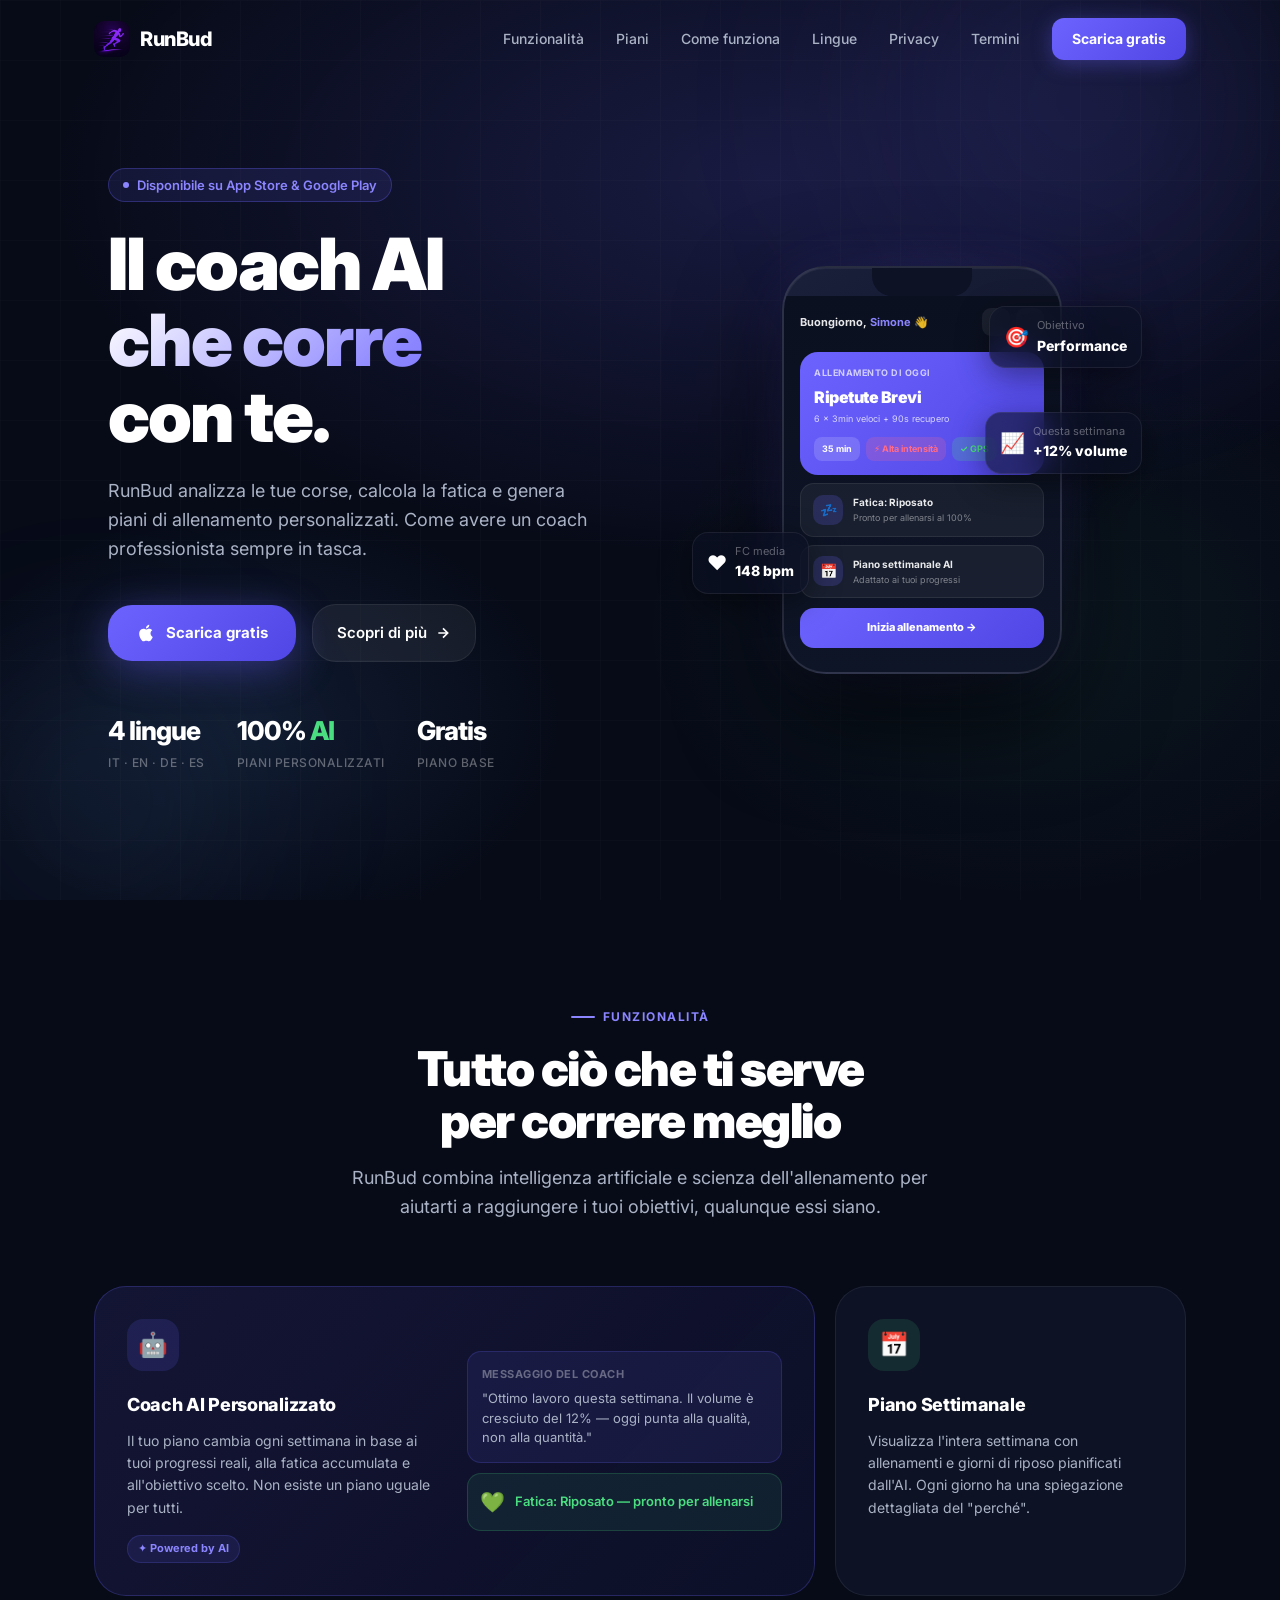
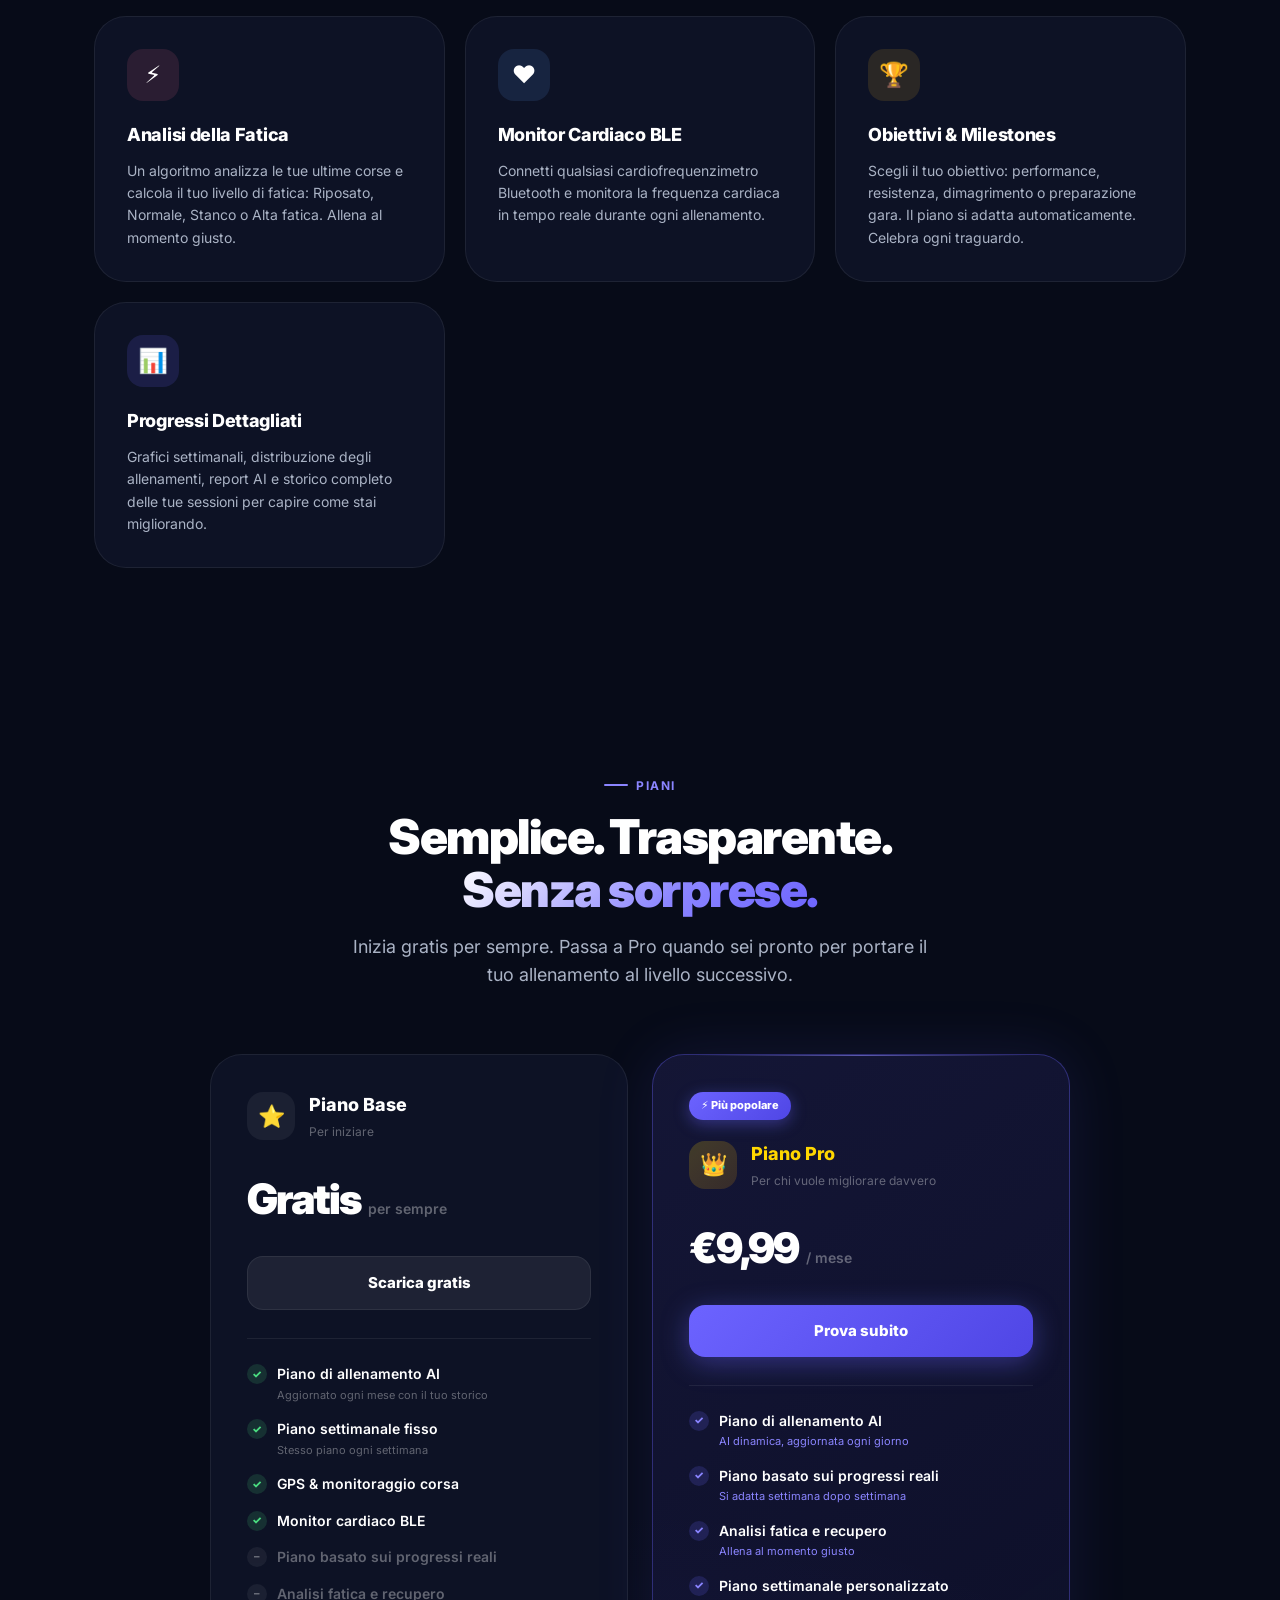
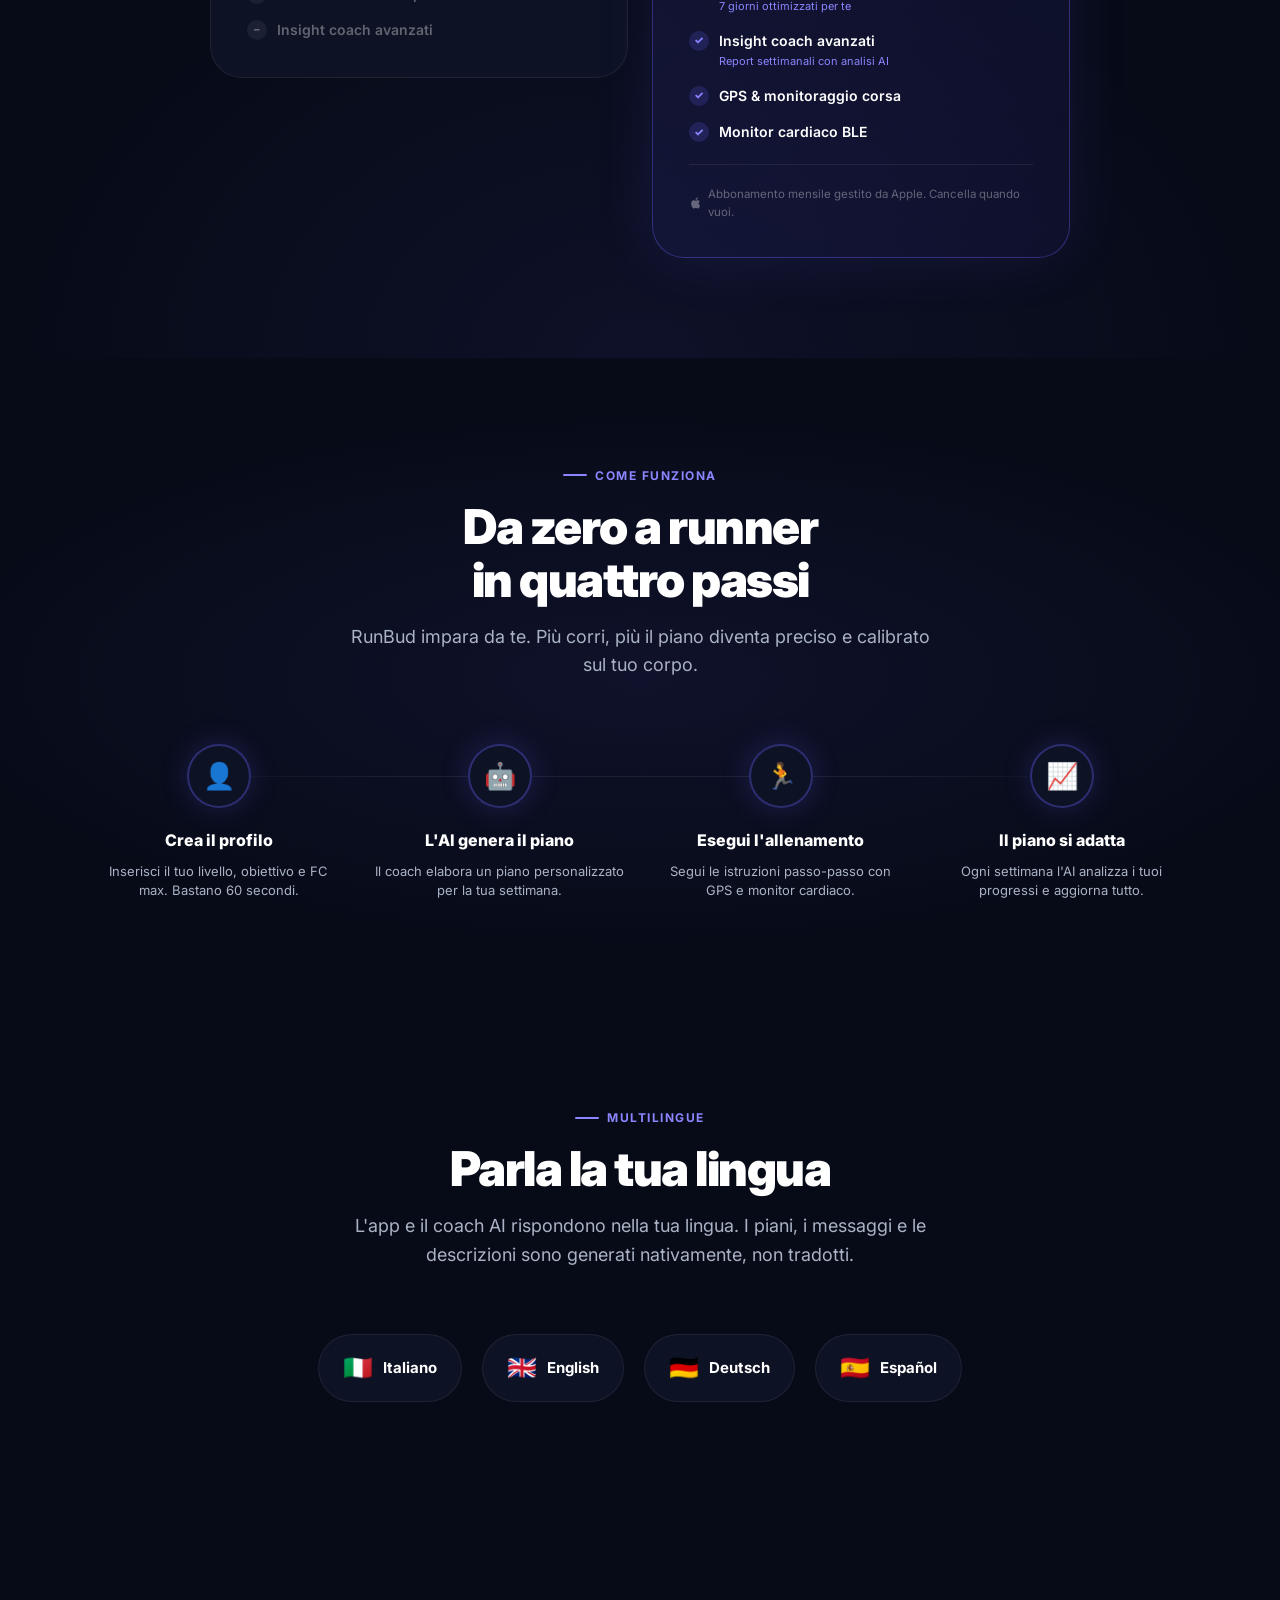
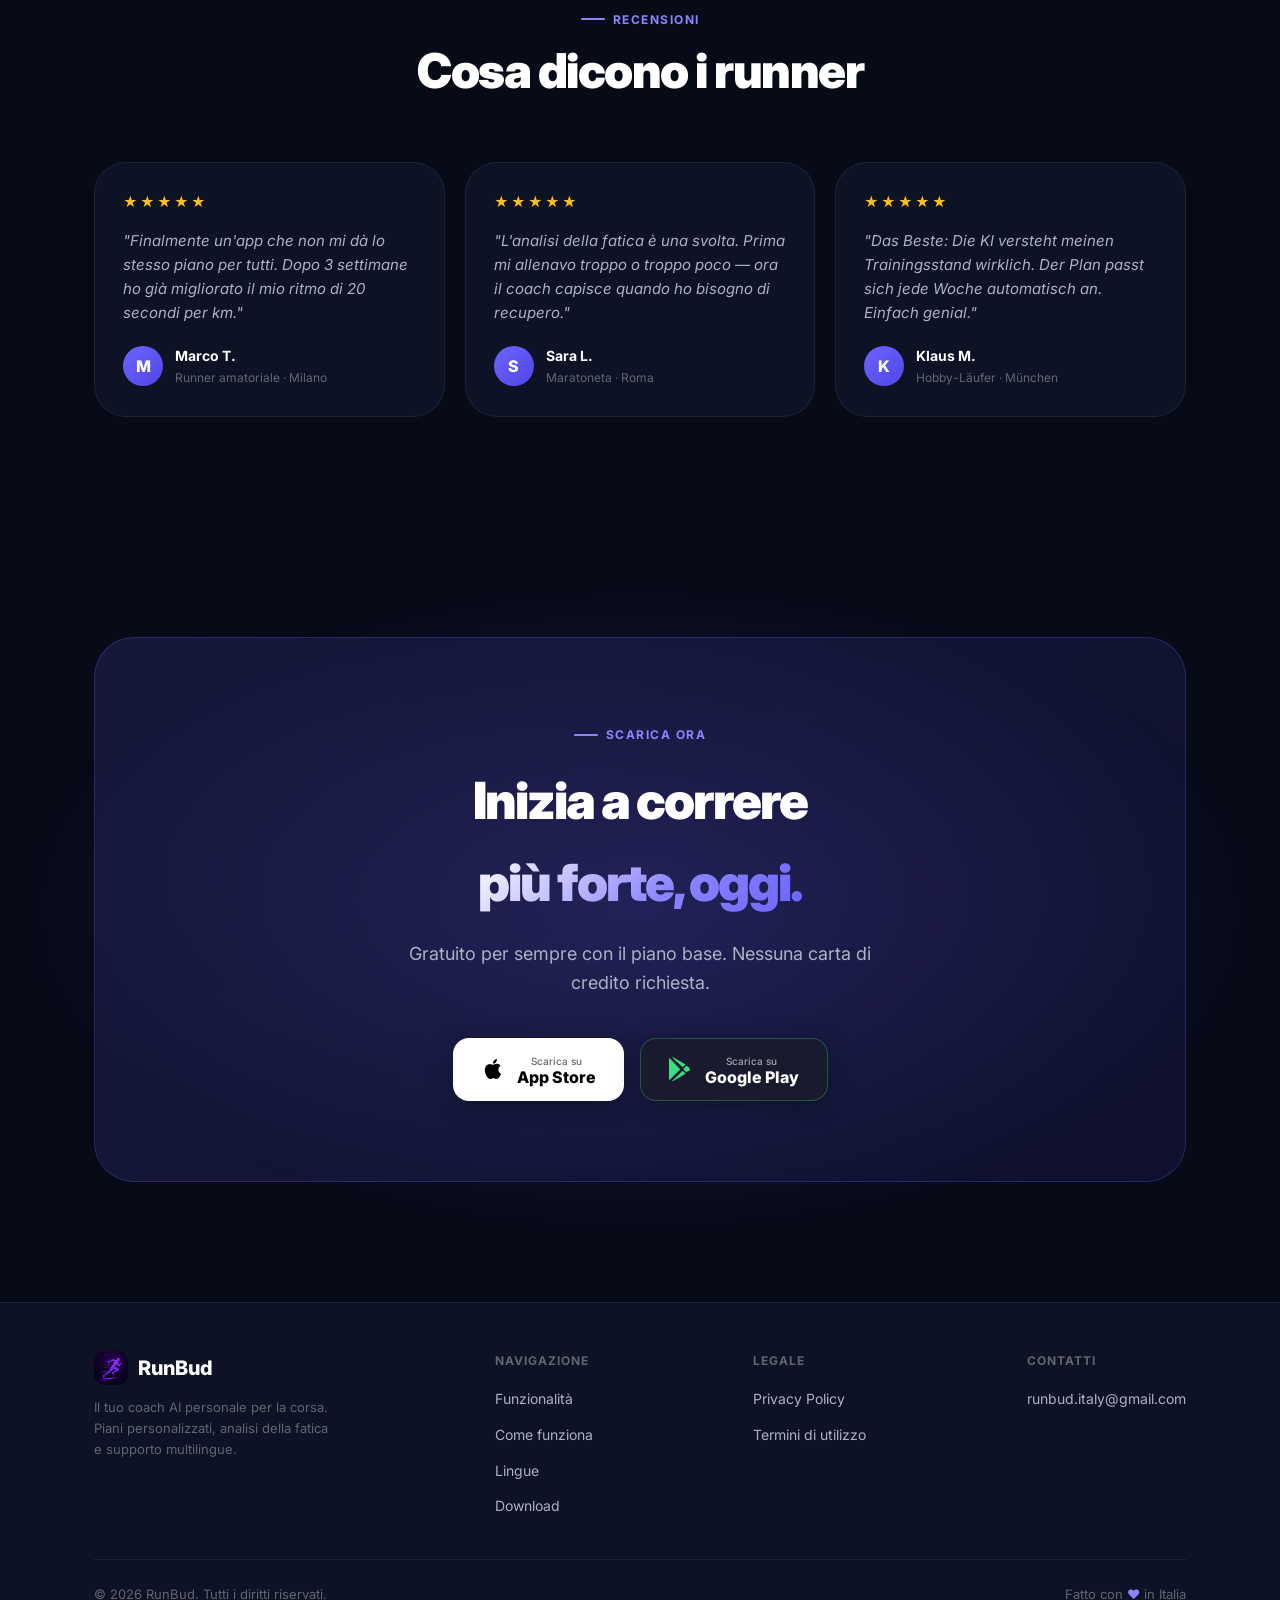
<file: index.html>
<!DOCTYPE html>
<html lang="it">
<head>
  <meta charset="UTF-8">
  <meta name="viewport" content="width=device-width, initial-scale=1.0">
  <title>RunBud — Il tuo coach AI per la corsa</title>
  <meta name="description" content="RunBud è il tuo coach AI personale per la corsa. Piani settimanali personalizzati, analisi della fatica, supporto multilingue. Disponibile su App Store e Google Play.">
  <meta name="theme-color" content="#070B18">
  <link rel="icon" type="image/png" href="assets/app-icon.png">
  <link rel="apple-touch-icon" href="assets/app-icon.png">
  <meta property="og:title" content="RunBud — Il tuo coach AI per la corsa">
  <meta property="og:description" content="Piani di allenamento personalizzati con intelligenza artificiale. Gratis su App Store e Google Play.">
  <meta property="og:image" content="assets/app-icon.png">
  <meta property="og:type" content="website">
  <link rel="preconnect" href="https://fonts.googleapis.com">
  <link rel="preconnect" href="https://fonts.gstatic.com" crossorigin>
  <link rel="stylesheet" href="css/style.css">
</head>
<body>

<!-- ── NAV ───────────────────────────────────────────────── -->
<nav class="nav" id="nav">
  <div class="container">
    <div class="nav-inner">
      <a href="/" class="nav-logo">
        <img src="assets/app-icon.png" alt="RunBud icon" class="logo-icon-img">
        RunBud
      </a>
      <div class="nav-links" id="navLinks">
        <a href="#features">Funzionalità</a>
        <a href="#pricing">Piani</a>
        <a href="#how">Come funziona</a>
        <a href="#languages">Lingue</a>
        <a href="privacy.html">Privacy</a>
        <a href="terms.html">Termini</a>
        <a href="#download" class="btn-nav">Scarica gratis</a>
      </div>
      <button class="nav-mobile-toggle" id="menuBtn" aria-label="Menu">
        <svg width="24" height="24" viewBox="0 0 24 24" fill="none" stroke="currentColor" stroke-width="2">
          <line x1="3" y1="12" x2="21" y2="12"/><line x1="3" y1="6" x2="21" y2="6"/><line x1="3" y1="18" x2="21" y2="18"/>
        </svg>
      </button>
    </div>
  </div>
</nav>

<!-- ── HERO ──────────────────────────────────────────────── -->
<section class="hero">
  <div class="hero-bg"></div>
  <div class="hero-grid"></div>
  <div class="hero-orb hero-orb-1"></div>
  <div class="hero-orb hero-orb-2"></div>

  <div class="container">
    <div class="hero-inner">
      <!-- Left: text -->
      <div class="hero-text">
        <div class="hero-badge">
          <span class="dot"></span>
          Disponibile su App Store &amp; Google Play
        </div>
        <h1 class="hero-title">
          <span>Il coach AI</span>
          <span class="gradient-text">che corre</span>
          <span>con te.</span>
        </h1>
        <p class="hero-sub">
          RunBud analizza le tue corse, calcola la fatica e genera piani di allenamento personalizzati. Come avere un coach professionista sempre in tasca.
        </p>
        <div class="hero-cta">
          <a href="#download" class="btn-primary">
            <svg viewBox="0 0 24 24" fill="currentColor"><path d="M18.71 19.5c-.83 1.24-1.71 2.45-3.05 2.47-1.34.03-1.77-.79-3.29-.79-1.53 0-2 .77-3.27.82-1.31.05-2.3-1.32-3.14-2.53C4.25 17 2.94 12.45 4.7 9.39c.87-1.52 2.43-2.48 4.12-2.51 1.28-.02 2.5.87 3.29.87.78 0 2.26-1.07 3.8-.91.65.03 2.47.26 3.64 1.98-.09.06-2.17 1.28-2.15 3.81.03 3.02 2.65 4.03 2.68 4.04-.03.07-.42 1.44-1.38 2.83M13 3.5c.73-.83 1.94-1.46 2.94-1.5.13 1.17-.34 2.35-1.04 3.19-.69.85-1.83 1.51-2.95 1.42-.15-1.15.41-2.35 1.05-3.11z"/></svg>
            Scarica gratis
          </a>
          <a href="#features" class="btn-secondary">
            Scopri di più
            <svg width="16" height="16" viewBox="0 0 24 24" fill="none" stroke="currentColor" stroke-width="2.5"><path d="M5 12h14M12 5l7 7-7 7"/></svg>
          </a>
        </div>
        <div class="hero-stats">
          <div class="stat">
            <div class="stat-value"><span data-counter="4" data-suffix="">4</span> lingue</div>
            <div class="stat-label">IT · EN · DE · ES</div>
          </div>
          <div class="stat">
            <div class="stat-value">100% <span style="color:var(--green)">AI</span></div>
            <div class="stat-label">Piani personalizzati</div>
          </div>
          <div class="stat">
            <div class="stat-value">Gratis</div>
            <div class="stat-label">Piano base</div>
          </div>
        </div>
      </div>

      <!-- Right: phone mockup -->
      <div class="hero-visual">
        <div class="phone-wrapper">
          <div class="phone-glow"></div>
          <div class="phone-frame">
            <div class="phone-notch"></div>
            <div class="phone-screen">
              <div class="phone-ui-header">
                <div class="phone-greeting">Buongiorno, <span>Simone</span> 👋</div>
                <div class="phone-icon-row">
                  <div class="phone-icon"></div>
                  <div class="phone-icon"></div>
                </div>
              </div>
              <div class="phone-card">
                <div class="phone-card-label">Allenamento di oggi</div>
                <div class="phone-card-title">Ripetute Brevi</div>
                <div class="phone-card-sub">6 × 3min veloci + 90s recupero</div>
                <div class="phone-card-row">
                  <div class="phone-chip">35 min</div>
                  <div class="phone-chip pink">⚡ Alta intensità</div>
                  <div class="phone-chip green">✓ GPS</div>
                </div>
              </div>
              <div class="phone-mini-card">
                <div class="phone-mini-icon">💤</div>
                <div>
                  <div class="phone-mini-title">Fatica: Riposato</div>
                  <div class="phone-mini-sub">Pronto per allenarsi al 100%</div>
                </div>
              </div>
              <div class="phone-mini-card">
                <div class="phone-mini-icon">📅</div>
                <div>
                  <div class="phone-mini-title">Piano settimanale AI</div>
                  <div class="phone-mini-sub">Adattato ai tuoi progressi</div>
                </div>
              </div>
              <div class="phone-btn">Inizia allenamento →</div>
            </div>
          </div>

          <!-- Floating badges -->
          <div class="float-badge float-badge-1">
            <div class="float-badge-icon">🎯</div>
            <div>
              <div class="float-badge-label">Obiettivo</div>
              <div class="float-badge-value">Performance</div>
            </div>
          </div>
          <div class="float-badge float-badge-2">
            <div class="float-badge-icon">❤️</div>
            <div>
              <div class="float-badge-label">FC media</div>
              <div class="float-badge-value">148 bpm</div>
            </div>
          </div>
          <div class="float-badge float-badge-3">
            <div class="float-badge-icon">📈</div>
            <div>
              <div class="float-badge-label">Questa settimana</div>
              <div class="float-badge-value">+12% volume</div>
            </div>
          </div>
        </div>
      </div>
    </div>
  </div>
</section>

<!-- ── FEATURES ───────────────────────────────────────────── -->
<section class="features-section" id="features">
  <div class="container">
    <div class="section-header centered">
      <div class="section-label">Funzionalità</div>
      <h2 class="section-title">Tutto ciò che ti serve<br>per correre meglio</h2>
      <p class="section-sub">RunBud combina intelligenza artificiale e scienza dell'allenamento per aiutarti a raggiungere i tuoi obiettivi, qualunque essi siano.</p>
    </div>
    <div class="features-grid">

      <!-- Featured card -->
      <div class="feature-card featured">
        <div>
          <div class="feature-icon violet">🤖</div>
          <h3 class="feature-title">Coach AI Personalizzato</h3>
          <p class="feature-desc">Il tuo piano cambia ogni settimana in base ai tuoi progressi reali, alla fatica accumulata e all'obiettivo scelto. Non esiste un piano uguale per tutti.</p>
          <span class="feature-tag">✦ Powered by AI</span>
        </div>
        <div style="display:flex;flex-direction:column;gap:10px;">
          <div style="background:rgba(108,99,255,0.10);border:1px solid rgba(108,99,255,0.2);border-radius:14px;padding:14px;">
            <div style="font-size:11px;color:var(--text-muted);font-weight:700;text-transform:uppercase;letter-spacing:0.5px;margin-bottom:6px;">Messaggio del coach</div>
            <div style="font-size:13px;color:var(--text-sub);line-height:1.5;">"Ottimo lavoro questa settimana. Il volume è cresciuto del 12% — oggi punta alla qualità, non alla quantità."</div>
          </div>
          <div style="background:rgba(74,222,128,0.08);border:1px solid rgba(74,222,128,0.18);border-radius:14px;padding:12px;display:flex;align-items:center;gap:10px;">
            <span style="font-size:20px;">💚</span>
            <div style="font-size:13px;color:#4ADE80;font-weight:600;">Fatica: Riposato — pronto per allenarsi</div>
          </div>
        </div>
      </div>

      <div class="feature-card">
        <div class="feature-icon green">📅</div>
        <h3 class="feature-title">Piano Settimanale</h3>
        <p class="feature-desc">Visualizza l'intera settimana con allenamenti e giorni di riposo pianificati dall'AI. Ogni giorno ha una spiegazione dettagliata del "perché".</p>
      </div>

      <div class="feature-card">
        <div class="feature-icon pink">⚡</div>
        <h3 class="feature-title">Analisi della Fatica</h3>
        <p class="feature-desc">Un algoritmo analizza le tue ultime corse e calcola il tuo livello di fatica: Riposato, Normale, Stanco o Alta fatica. Allena al momento giusto.</p>
      </div>

      <div class="feature-card">
        <div class="feature-icon blue">❤️</div>
        <h3 class="feature-title">Monitor Cardiaco BLE</h3>
        <p class="feature-desc">Connetti qualsiasi cardiofrequenzimetro Bluetooth e monitora la frequenza cardiaca in tempo reale durante ogni allenamento.</p>
      </div>

      <div class="feature-card">
        <div class="feature-icon yellow">🏆</div>
        <h3 class="feature-title">Obiettivi & Milestones</h3>
        <p class="feature-desc">Scegli il tuo obiettivo: performance, resistenza, dimagrimento o preparazione gara. Il piano si adatta automaticamente. Celebra ogni traguardo.</p>
      </div>

      <div class="feature-card">
        <div class="feature-icon violet">📊</div>
        <h3 class="feature-title">Progressi Dettagliati</h3>
        <p class="feature-desc">Grafici settimanali, distribuzione degli allenamenti, report AI e storico completo delle tue sessioni per capire come stai migliorando.</p>
      </div>

    </div>
  </div>
</section>

<!-- ── PRICING ───────────────────────────────────────────── -->
<section class="pricing-section" id="pricing">
  <div class="container">
    <div class="section-header centered">
      <div class="section-label">Piani</div>
      <h2 class="section-title">Semplice. Trasparente.<br><span class="gradient-text">Senza sorprese.</span></h2>
      <p class="section-sub">Inizia gratis per sempre. Passa a Pro quando sei pronto per portare il tuo allenamento al livello successivo.</p>
    </div>

    <div class="pricing-grid">

      <!-- Piano Base -->
      <div class="pricing-card pricing-base">
        <div class="pricing-card-header">
          <div class="pricing-plan-icon">⭐</div>
          <div>
            <div class="pricing-plan-name">Piano Base</div>
            <div class="pricing-plan-sub">Per iniziare</div>
          </div>
        </div>
        <div class="pricing-price-row">
          <span class="pricing-price">Gratis</span>
          <span class="pricing-period">per sempre</span>
        </div>
        <a href="#download" class="pricing-btn pricing-btn-base">Scarica gratis</a>
        <div class="pricing-divider"></div>
        <ul class="pricing-features">
          <li class="feat-yes">
            <span class="feat-icon">✓</span>
            <div>
              <span class="feat-label">Piano di allenamento AI</span>
              <span class="feat-note">Aggiornato ogni mese con il tuo storico</span>
            </div>
          </li>
          <li class="feat-yes">
            <span class="feat-icon">✓</span>
            <div>
              <span class="feat-label">Piano settimanale fisso</span>
              <span class="feat-note">Stesso piano ogni settimana</span>
            </div>
          </li>
          <li class="feat-yes">
            <span class="feat-icon">✓</span>
            <div>
              <span class="feat-label">GPS & monitoraggio corsa</span>
            </div>
          </li>
          <li class="feat-yes">
            <span class="feat-icon">✓</span>
            <div>
              <span class="feat-label">Monitor cardiaco BLE</span>
            </div>
          </li>
          <li class="feat-no">
            <span class="feat-icon">–</span>
            <span class="feat-label">Piano basato sui progressi reali</span>
          </li>
          <li class="feat-no">
            <span class="feat-icon">–</span>
            <span class="feat-label">Analisi fatica e recupero</span>
          </li>
          <li class="feat-no">
            <span class="feat-icon">–</span>
            <span class="feat-label">Insight coach avanzati</span>
          </li>
        </ul>
      </div>

      <!-- Piano Pro -->
      <div class="pricing-card pricing-pro">
        <div class="pricing-popular-badge">⚡ Più popolare</div>
        <div class="pricing-card-header">
          <div class="pricing-plan-icon pro">👑</div>
          <div>
            <div class="pricing-plan-name pro">Piano Pro</div>
            <div class="pricing-plan-sub">Per chi vuole migliorare davvero</div>
          </div>
        </div>
        <div class="pricing-price-row">
          <span class="pricing-price">€9,99</span>
          <span class="pricing-period">/ mese</span>
        </div>
        <a href="#download" class="pricing-btn pricing-btn-pro">Prova subito</a>
        <div class="pricing-divider"></div>
        <ul class="pricing-features">
          <li class="feat-yes pro">
            <span class="feat-icon">✓</span>
            <div>
              <span class="feat-label">Piano di allenamento AI</span>
              <span class="feat-note pro">AI dinamica, aggiornata ogni giorno</span>
            </div>
          </li>
          <li class="feat-yes pro">
            <span class="feat-icon">✓</span>
            <div>
              <span class="feat-label">Piano basato sui progressi reali</span>
              <span class="feat-note pro">Si adatta settimana dopo settimana</span>
            </div>
          </li>
          <li class="feat-yes pro">
            <span class="feat-icon">✓</span>
            <div>
              <span class="feat-label">Analisi fatica e recupero</span>
              <span class="feat-note pro">Allena al momento giusto</span>
            </div>
          </li>
          <li class="feat-yes pro">
            <span class="feat-icon">✓</span>
            <div>
              <span class="feat-label">Piano settimanale personalizzato</span>
              <span class="feat-note pro">7 giorni ottimizzati per te</span>
            </div>
          </li>
          <li class="feat-yes pro">
            <span class="feat-icon">✓</span>
            <div>
              <span class="feat-label">Insight coach avanzati</span>
              <span class="feat-note pro">Report settimanali con analisi AI</span>
            </div>
          </li>
          <li class="feat-yes pro">
            <span class="feat-icon">✓</span>
            <div>
              <span class="feat-label">GPS & monitoraggio corsa</span>
            </div>
          </li>
          <li class="feat-yes pro">
            <span class="feat-icon">✓</span>
            <div>
              <span class="feat-label">Monitor cardiaco BLE</span>
            </div>
          </li>
        </ul>
        <div class="pricing-apple-note">
          <svg width="14" height="14" viewBox="0 0 24 24" fill="currentColor"><path d="M18.71 19.5c-.83 1.24-1.71 2.45-3.05 2.47-1.34.03-1.77-.79-3.29-.79-1.53 0-2 .77-3.27.82-1.31.05-2.3-1.32-3.14-2.53C4.25 17 2.94 12.45 4.7 9.39c.87-1.52 2.43-2.48 4.12-2.51 1.28-.02 2.5.87 3.29.87.78 0 2.26-1.07 3.8-.91.65.03 2.47.26 3.64 1.98-.09.06-2.17 1.28-2.15 3.81.03 3.02 2.65 4.03 2.68 4.04-.03.07-.42 1.44-1.38 2.83M13 3.5c.73-.83 1.94-1.46 2.94-1.5.13 1.17-.34 2.35-1.04 3.19-.69.85-1.83 1.51-2.95 1.42-.15-1.15.41-2.35 1.05-3.11z"/></svg>
          Abbonamento mensile gestito da Apple. Cancella quando vuoi.
        </div>
      </div>

    </div>
  </div>
</section>

<!-- ── HOW IT WORKS ───────────────────────────────────────── -->
<section class="how-section" id="how">
  <div class="container">
    <div class="section-header centered">
      <div class="section-label">Come funziona</div>
      <h2 class="section-title">Da zero a runner<br>in quattro passi</h2>
      <p class="section-sub">RunBud impara da te. Più corri, più il piano diventa preciso e calibrato sul tuo corpo.</p>
    </div>
    <div class="steps-grid">
      <div class="step">
        <div class="step-number"><span class="step-emoji">👤</span></div>
        <h3 class="step-title">Crea il profilo</h3>
        <p class="step-desc">Inserisci il tuo livello, obiettivo e FC max. Bastano 60 secondi.</p>
      </div>
      <div class="step">
        <div class="step-number"><span class="step-emoji">🤖</span></div>
        <h3 class="step-title">L'AI genera il piano</h3>
        <p class="step-desc">Il coach elabora un piano personalizzato per la tua settimana.</p>
      </div>
      <div class="step">
        <div class="step-number"><span class="step-emoji">🏃</span></div>
        <h3 class="step-title">Esegui l'allenamento</h3>
        <p class="step-desc">Segui le istruzioni passo-passo con GPS e monitor cardiaco.</p>
      </div>
      <div class="step">
        <div class="step-number"><span class="step-emoji">📈</span></div>
        <h3 class="step-title">Il piano si adatta</h3>
        <p class="step-desc">Ogni settimana l'AI analizza i tuoi progressi e aggiorna tutto.</p>
      </div>
    </div>
  </div>
</section>

<!-- ── LANGUAGES ─────────────────────────────────────────── -->
<section class="langs-section" id="languages">
  <div class="container">
    <div class="section-header centered">
      <div class="section-label">Multilingue</div>
      <h2 class="section-title">Parla la tua lingua</h2>
      <p class="section-sub">L'app e il coach AI rispondono nella tua lingua. I piani, i messaggi e le descrizioni sono generati nativamente, non tradotti.</p>
    </div>
    <div class="langs-row">
      <div class="lang-pill"><span class="lang-flag">🇮🇹</span> Italiano</div>
      <div class="lang-pill"><span class="lang-flag">🇬🇧</span> English</div>
      <div class="lang-pill"><span class="lang-flag">🇩🇪</span> Deutsch</div>
      <div class="lang-pill"><span class="lang-flag">🇪🇸</span> Español</div>
    </div>
  </div>
</section>

<!-- ── TESTIMONIALS ───────────────────────────────────────── -->
<section class="testimonials-section">
  <div class="container">
    <div class="section-header centered">
      <div class="section-label">Recensioni</div>
      <h2 class="section-title">Cosa dicono i runner</h2>
    </div>
    <div class="testimonials-grid">
      <div class="testimonial-card">
        <div class="testimonial-stars">★★★★★</div>
        <p class="testimonial-text">"Finalmente un'app che non mi dà lo stesso piano per tutti. Dopo 3 settimane ho già migliorato il mio ritmo di 20 secondi per km."</p>
        <div class="testimonial-author">
          <div class="testimonial-avatar">M</div>
          <div>
            <div class="testimonial-name">Marco T.</div>
            <div class="testimonial-meta">Runner amatoriale · Milano</div>
          </div>
        </div>
      </div>
      <div class="testimonial-card">
        <div class="testimonial-stars">★★★★★</div>
        <p class="testimonial-text">"L'analisi della fatica è una svolta. Prima mi allenavo troppo o troppo poco — ora il coach capisce quando ho bisogno di recupero."</p>
        <div class="testimonial-author">
          <div class="testimonial-avatar">S</div>
          <div>
            <div class="testimonial-name">Sara L.</div>
            <div class="testimonial-meta">Maratoneta · Roma</div>
          </div>
        </div>
      </div>
      <div class="testimonial-card">
        <div class="testimonial-stars">★★★★★</div>
        <p class="testimonial-text">"Das Beste: Die KI versteht meinen Trainingsstand wirklich. Der Plan passt sich jede Woche automatisch an. Einfach genial."</p>
        <div class="testimonial-author">
          <div class="testimonial-avatar">K</div>
          <div>
            <div class="testimonial-name">Klaus M.</div>
            <div class="testimonial-meta">Hobby-Läufer · München</div>
          </div>
        </div>
      </div>
    </div>
  </div>
</section>

<!-- ── CTA / DOWNLOAD ─────────────────────────────────────── -->
<section class="cta-section" id="download">
  <div class="cta-bg"></div>
  <div class="container">
    <div class="cta-card">
      <div class="section-label" style="justify-content:center;">Scarica ora</div>
      <h2 class="cta-title">Inizia a correre<br><span class="gradient-text">più forte, oggi.</span></h2>
      <p class="cta-sub">Gratuito per sempre con il piano base. Nessuna carta di credito richiesta.</p>
      <div class="cta-btns">
        <a href="https://apps.apple.com/app/runbud/id6773061738" class="appstore-btn" target="_blank" rel="noopener">
          <svg viewBox="0 0 24 24" fill="currentColor"><path d="M18.71 19.5c-.83 1.24-1.71 2.45-3.05 2.47-1.34.03-1.77-.79-3.29-.79-1.53 0-2 .77-3.27.82-1.31.05-2.3-1.32-3.14-2.53C4.25 17 2.94 12.45 4.7 9.39c.87-1.52 2.43-2.48 4.12-2.51 1.28-.02 2.5.87 3.29.87.78 0 2.26-1.07 3.8-.91.65.03 2.47.26 3.64 1.98-.09.06-2.17 1.28-2.15 3.81.03 3.02 2.65 4.03 2.68 4.04-.03.07-.42 1.44-1.38 2.83M13 3.5c.73-.83 1.94-1.46 2.94-1.5.13 1.17-.34 2.35-1.04 3.19-.69.85-1.83 1.51-2.95 1.42-.15-1.15.41-2.35 1.05-3.11z"/></svg>
          <div>
            <span class="appstore-btn-sub">Scarica su</span>
            <span class="appstore-btn-main">App Store</span>
          </div>
        </a>
        <a href="https://play.google.com/store/apps/details?id=com.pacemate.app" class="appstore-btn appstore-btn-android" target="_blank" rel="noopener">
          <svg viewBox="0 0 24 24" fill="currentColor" style="color:#3ddc84"><path d="M3.18 23.76c.3.17.64.22.99.16l12.45-7.2-2.89-2.89-10.55 9.93zM.5 1.1C.19 1.42 0 1.92 0 2.58v18.84c0 .66.19 1.16.51 1.47l.08.07 10.55-10.55v-.25L.58 1.03.5 1.1zM20.33 10.53l-2.99-1.73-3.22 3.22 3.22 3.22 3-1.74c.86-.5.86-1.31-.01-1.97zM4.17.24l12.45 7.2-2.89 2.89L3.18.4c.35-.06.7-.01.99.16-.35.2 0 0 0 0z"/></svg>
          <div>
            <span class="appstore-btn-sub">Scarica su</span>
            <span class="appstore-btn-main">Google Play</span>
          </div>
        </a>
      </div>
    </div>
  </div>
</section>

<!-- ── FOOTER ─────────────────────────────────────────────── -->
<footer class="footer">
  <div class="container">
    <div class="footer-inner">
      <div class="footer-brand">
        <a href="/" class="footer-logo">
          <img src="assets/app-icon.png" alt="RunBud icon" class="logo-icon-img">
          RunBud
        </a>
        <p class="footer-desc">Il tuo coach AI personale per la corsa. Piani personalizzati, analisi della fatica e supporto multilingue.</p>
      </div>
      <div class="footer-links">
        <h4>Navigazione</h4>
        <ul>
          <li><a href="#features">Funzionalità</a></li>
          <li><a href="#how">Come funziona</a></li>
          <li><a href="#languages">Lingue</a></li>
          <li><a href="#download">Download</a></li>
        </ul>
      </div>
      <div class="footer-links">
        <h4>Legale</h4>
        <ul>
          <li><a href="privacy.html">Privacy Policy</a></li>
          <li><a href="terms.html">Termini di utilizzo</a></li>
        </ul>
      </div>
      <div class="footer-links">
        <h4>Contatti</h4>
        <ul>
          <li><a href="mailto:runbud.italy@gmail.com">runbud.italy@gmail.com</a></li>
        </ul>
      </div>
    </div>
    <div class="footer-bottom">
      <p class="footer-copy">© 2026 RunBud. Tutti i diritti riservati.</p>
      <p class="footer-made">Fatto con <span>♥</span> in Italia</p>
    </div>
  </div>
</footer>

<script src="js/main.js"></script>
</body>
</html>
</file>
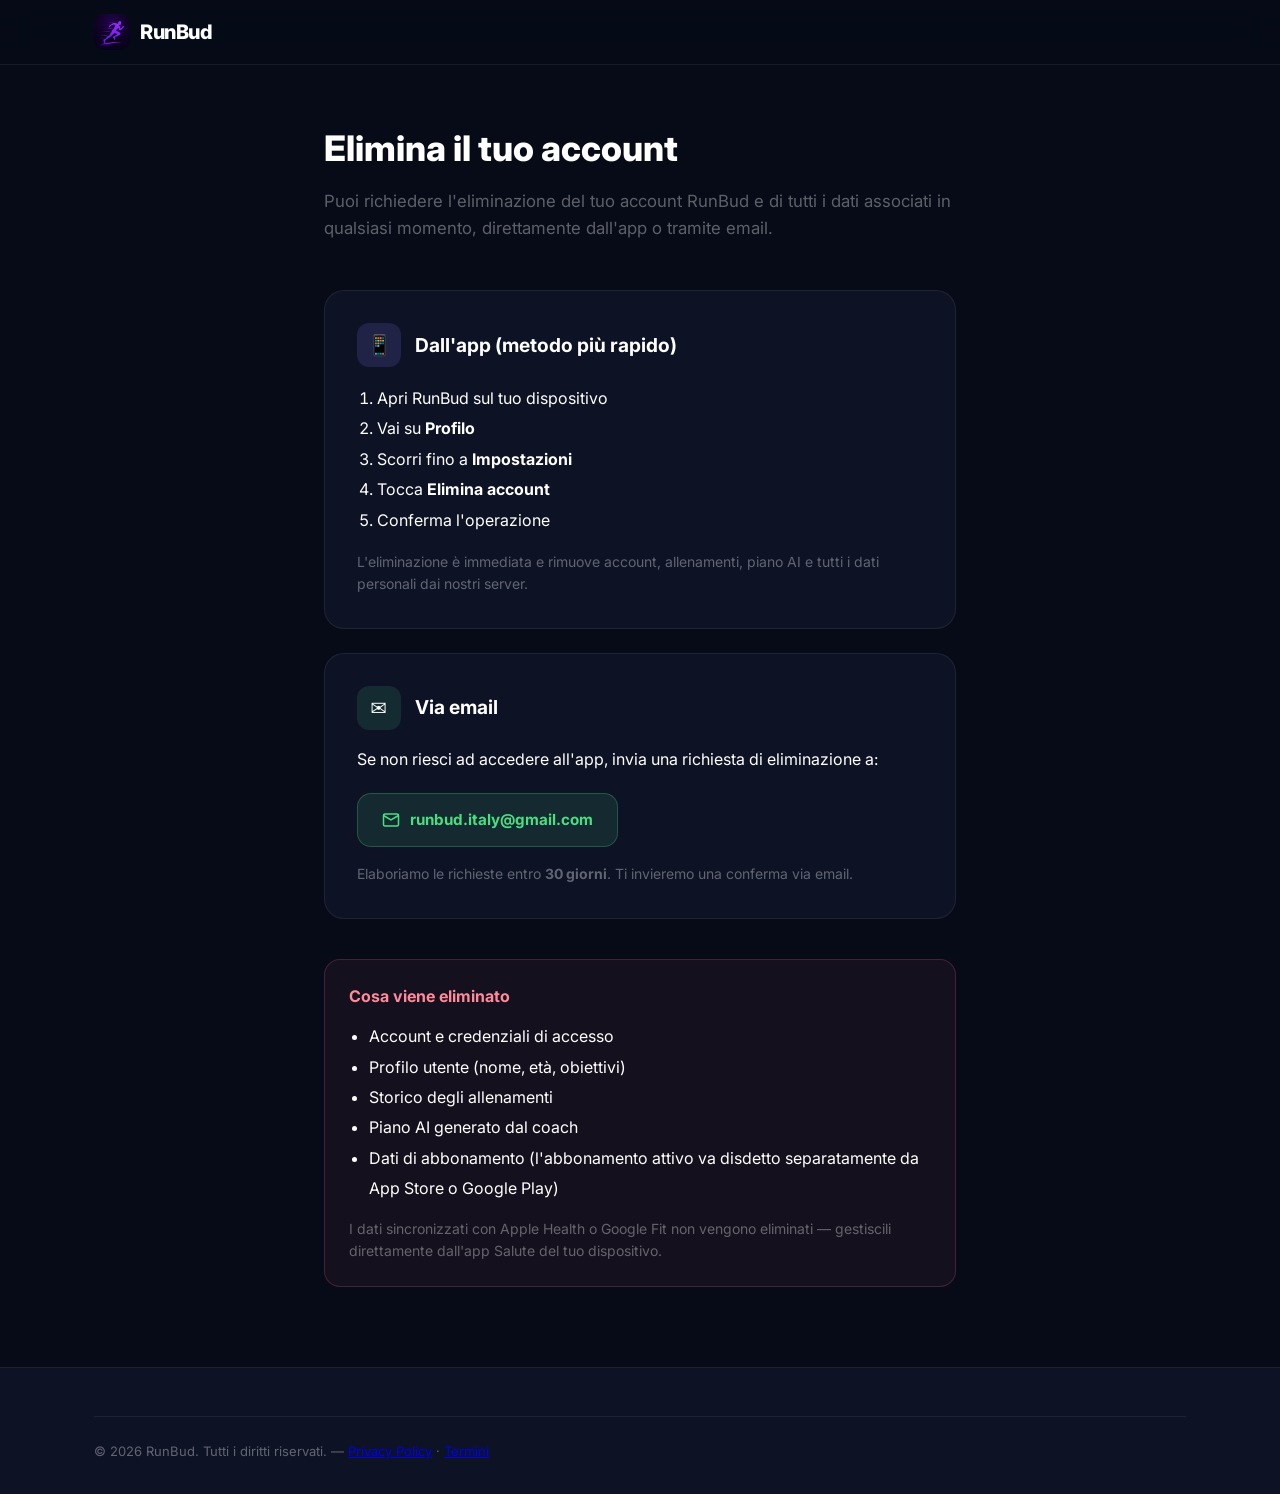
<file: delete-account.html>
<!DOCTYPE html>
<html lang="it">
<head>
  <meta charset="UTF-8">
  <meta name="viewport" content="width=device-width, initial-scale=1.0">
  <title>Elimina Account — RunBud</title>
  <meta name="description" content="Richiedi l'eliminazione del tuo account RunBud e di tutti i dati associati.">
  <meta name="theme-color" content="#070B18">
  <link rel="preconnect" href="https://fonts.googleapis.com">
  <link rel="preconnect" href="https://fonts.gstatic.com" crossorigin>
  <link rel="stylesheet" href="css/style.css">
</head>
<body>

<!-- ── NAV ───────────────────────────────────────────────── -->
<nav class="nav scrolled" id="nav">
  <div class="container">
    <div class="nav-inner">
      <a href="index.html" class="nav-logo">
        <img src="assets/app-icon.png" alt="RunBud icon" class="logo-icon-img">
        RunBud
      </a>
    </div>
  </div>
</nav>

<!-- ── CONTENT ────────────────────────────────────────────── -->
<section style="padding: 120px 0 80px;">
  <div class="container" style="max-width: 680px;">

    <h1 style="font-size: 2.2rem; font-weight: 800; margin-bottom: 12px;">
      Elimina il tuo account
    </h1>
    <p style="color: var(--text-muted); margin-bottom: 48px; font-size: 1.05rem; line-height: 1.6;">
      Puoi richiedere l'eliminazione del tuo account RunBud e di tutti i dati associati in qualsiasi momento, direttamente dall'app o tramite email.
    </p>

    <!-- Metodo 1: dall'app -->
    <div style="background: var(--bg-card); border: 1px solid var(--border); border-radius: 20px; padding: 32px; margin-bottom: 24px;">
      <div style="display: flex; align-items: center; gap: 14px; margin-bottom: 16px;">
        <div style="width: 44px; height: 44px; background: rgba(139,133,255,0.15); border-radius: 12px; display: flex; align-items: center; justify-content: center; font-size: 20px;">📱</div>
        <h2 style="font-size: 1.2rem; font-weight: 700; margin: 0;">Dall'app (metodo più rapido)</h2>
      </div>
      <ol style="color: var(--text-secondary); line-height: 1.9; padding-left: 20px; margin: 0;">
        <li>Apri RunBud sul tuo dispositivo</li>
        <li>Vai su <strong style="color: var(--text-primary);">Profilo</strong></li>
        <li>Scorri fino a <strong style="color: var(--text-primary);">Impostazioni</strong></li>
        <li>Tocca <strong style="color: var(--text-primary);">Elimina account</strong></li>
        <li>Conferma l'operazione</li>
      </ol>
      <p style="color: var(--text-muted); font-size: 0.875rem; margin-top: 16px; margin-bottom: 0;">
        L'eliminazione è immediata e rimuove account, allenamenti, piano AI e tutti i dati personali dai nostri server.
      </p>
    </div>

    <!-- Metodo 2: via email -->
    <div style="background: var(--bg-card); border: 1px solid var(--border); border-radius: 20px; padding: 32px; margin-bottom: 40px;">
      <div style="display: flex; align-items: center; gap: 14px; margin-bottom: 16px;">
        <div style="width: 44px; height: 44px; background: rgba(74,222,128,0.12); border-radius: 12px; display: flex; align-items: center; justify-content: center; font-size: 20px;">✉️</div>
        <h2 style="font-size: 1.2rem; font-weight: 700; margin: 0;">Via email</h2>
      </div>
      <p style="color: var(--text-secondary); line-height: 1.7; margin-bottom: 20px;">
        Se non riesci ad accedere all'app, invia una richiesta di eliminazione a:
      </p>
      <a href="mailto:runbud.italy@gmail.com?subject=Richiesta%20eliminazione%20account&body=Ciao%2C%0A%0Arichiedo%20l%27eliminazione%20del%20mio%20account%20RunBud%20e%20di%20tutti%20i%20dati%20associati.%0A%0AEmail%20account%3A%20"
         style="display: inline-flex; align-items: center; gap: 10px; background: rgba(74,222,128,0.12); border: 1px solid rgba(74,222,128,0.25); color: #4ade80; padding: 14px 24px; border-radius: 14px; text-decoration: none; font-weight: 700; font-size: 0.95rem;">
        <svg width="18" height="18" viewBox="0 0 24 24" fill="none" stroke="currentColor" stroke-width="2"><path d="M4 4h16c1.1 0 2 .9 2 2v12c0 1.1-.9 2-2 2H4c-1.1 0-2-.9-2-2V6c0-1.1.9-2 2-2z"/><polyline points="22,6 12,12 2,6"/></svg>
        runbud.italy@gmail.com
      </a>
      <p style="color: var(--text-muted); font-size: 0.875rem; margin-top: 16px; margin-bottom: 0;">
        Elaboriamo le richieste entro <strong>30 giorni</strong>. Ti invieremo una conferma via email.
      </p>
    </div>

    <!-- Cosa viene eliminato -->
    <div style="background: rgba(255,107,138,0.06); border: 1px solid rgba(255,107,138,0.2); border-radius: 16px; padding: 24px;">
      <h3 style="font-size: 1rem; font-weight: 700; margin-bottom: 12px; color: #ff8a9a;">Cosa viene eliminato</h3>
      <ul style="color: var(--text-secondary); line-height: 1.9; padding-left: 20px; margin: 0;">
        <li>Account e credenziali di accesso</li>
        <li>Profilo utente (nome, età, obiettivi)</li>
        <li>Storico degli allenamenti</li>
        <li>Piano AI generato dal coach</li>
        <li>Dati di abbonamento (l'abbonamento attivo va disdetto separatamente da App Store o Google Play)</li>
      </ul>
      <p style="color: var(--text-muted); font-size: 0.875rem; margin-top: 14px; margin-bottom: 0;">
        I dati sincronizzati con Apple Health o Google Fit non vengono eliminati — gestiscili direttamente dall'app Salute del tuo dispositivo.
      </p>
    </div>

  </div>
</section>

<!-- ── FOOTER ─────────────────────────────────────────────── -->
<footer class="footer">
  <div class="container">
    <div class="footer-bottom">
      <p class="footer-copy">© 2026 RunBud. Tutti i diritti riservati. — <a href="privacy.html">Privacy Policy</a> · <a href="terms.html">Termini</a></p>
    </div>
  </div>
</footer>

</body>
</html>
</file>
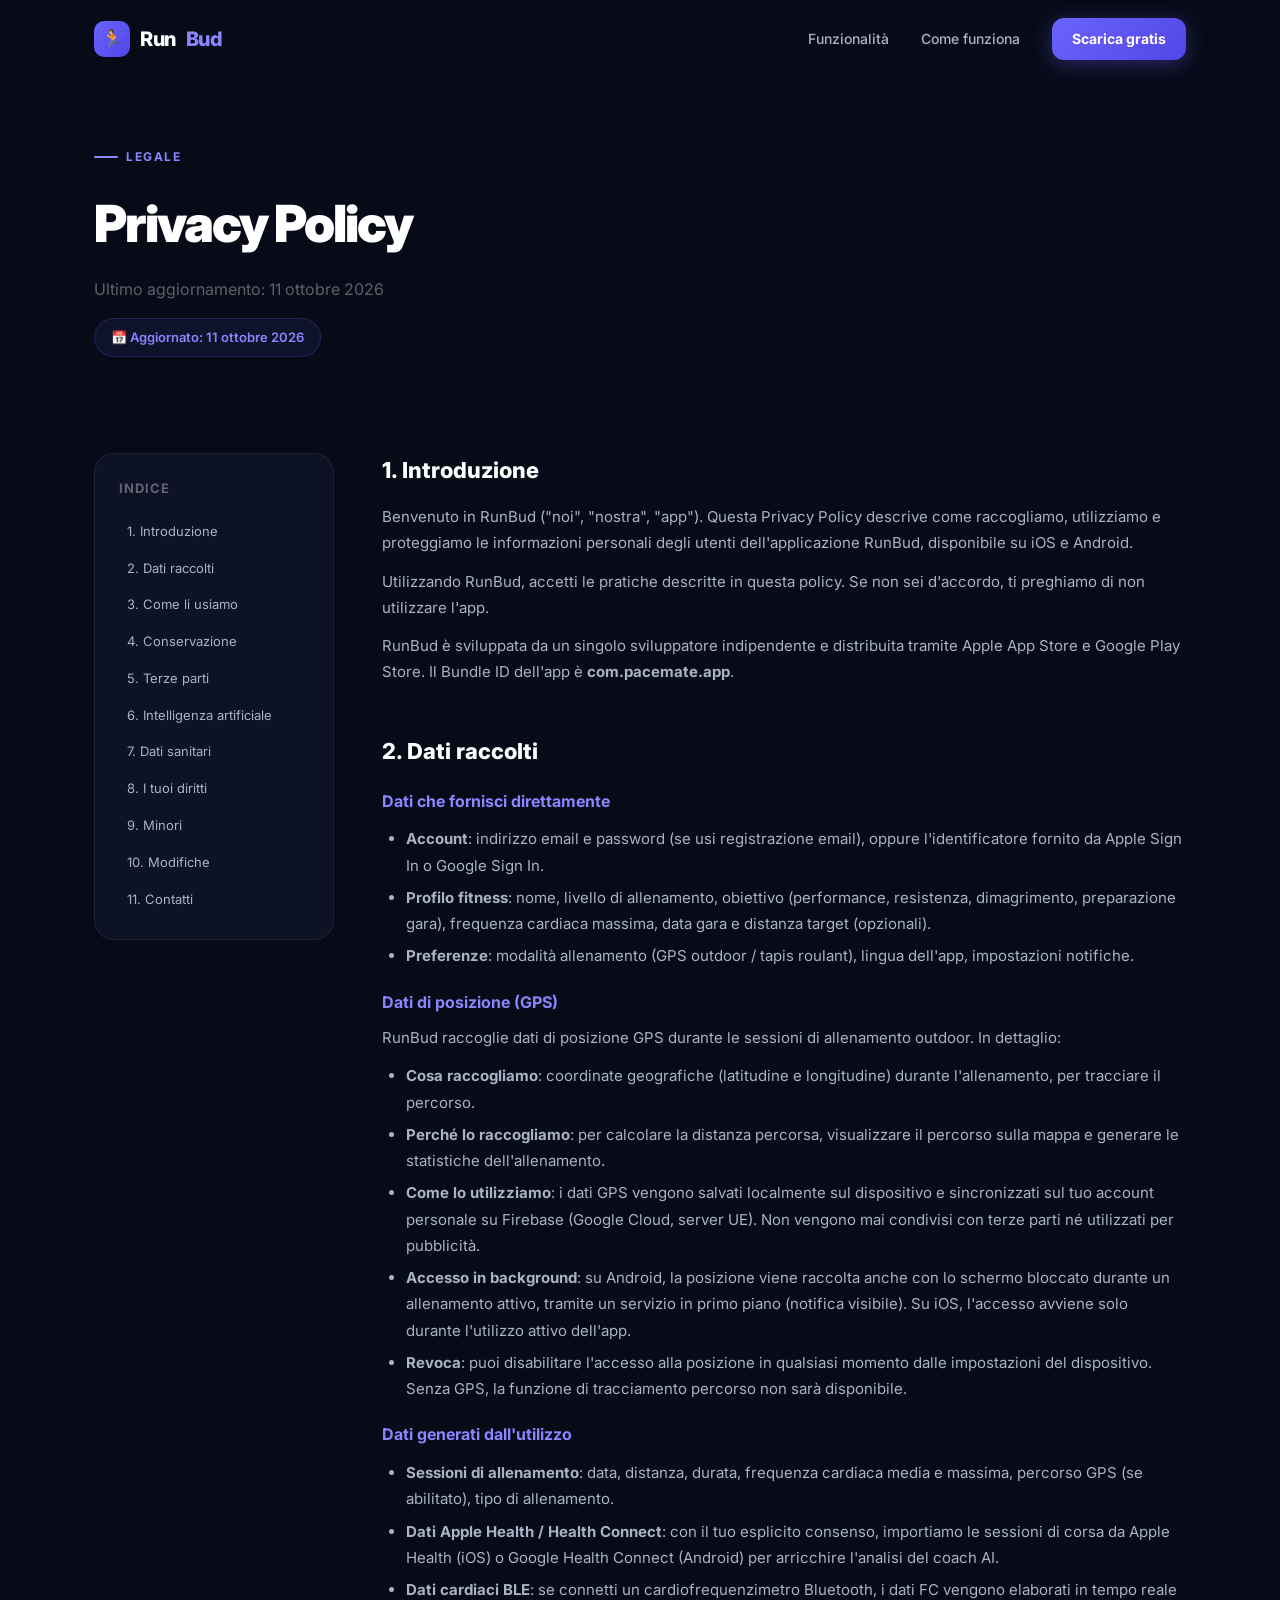
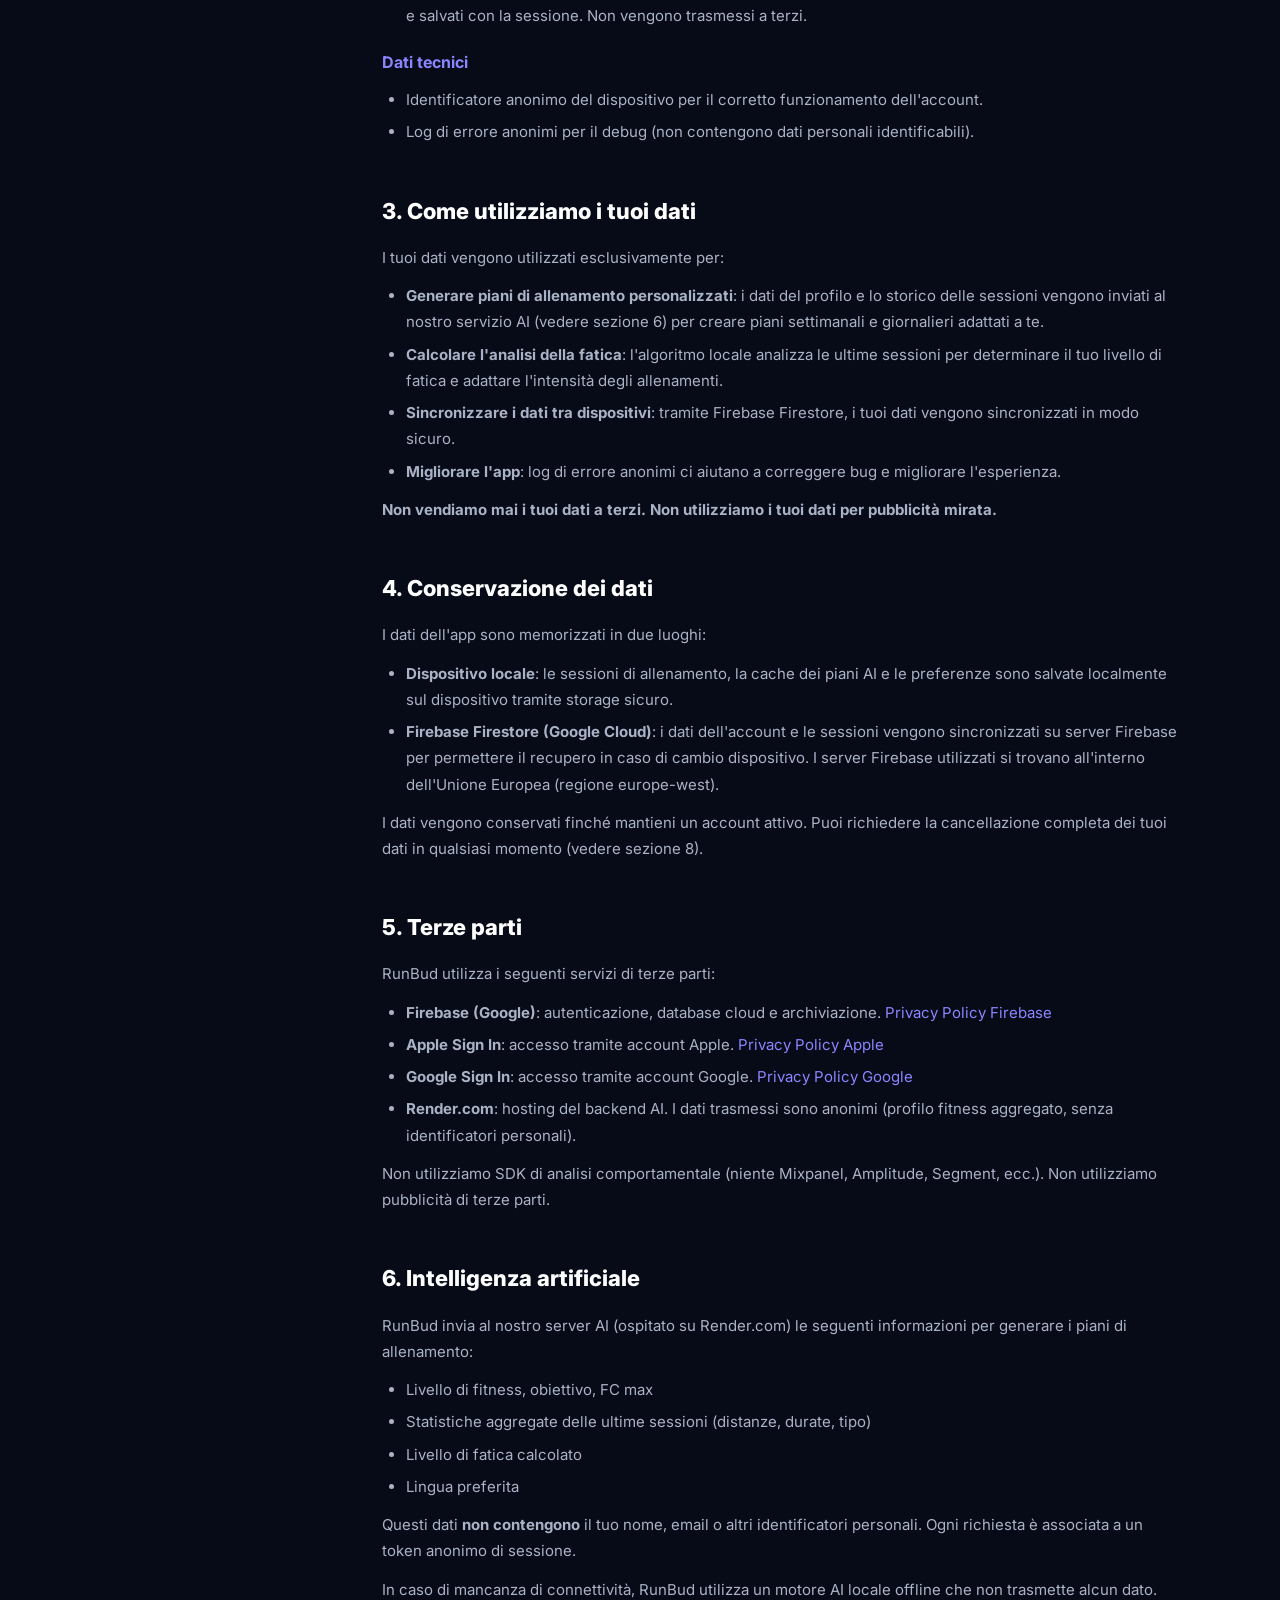
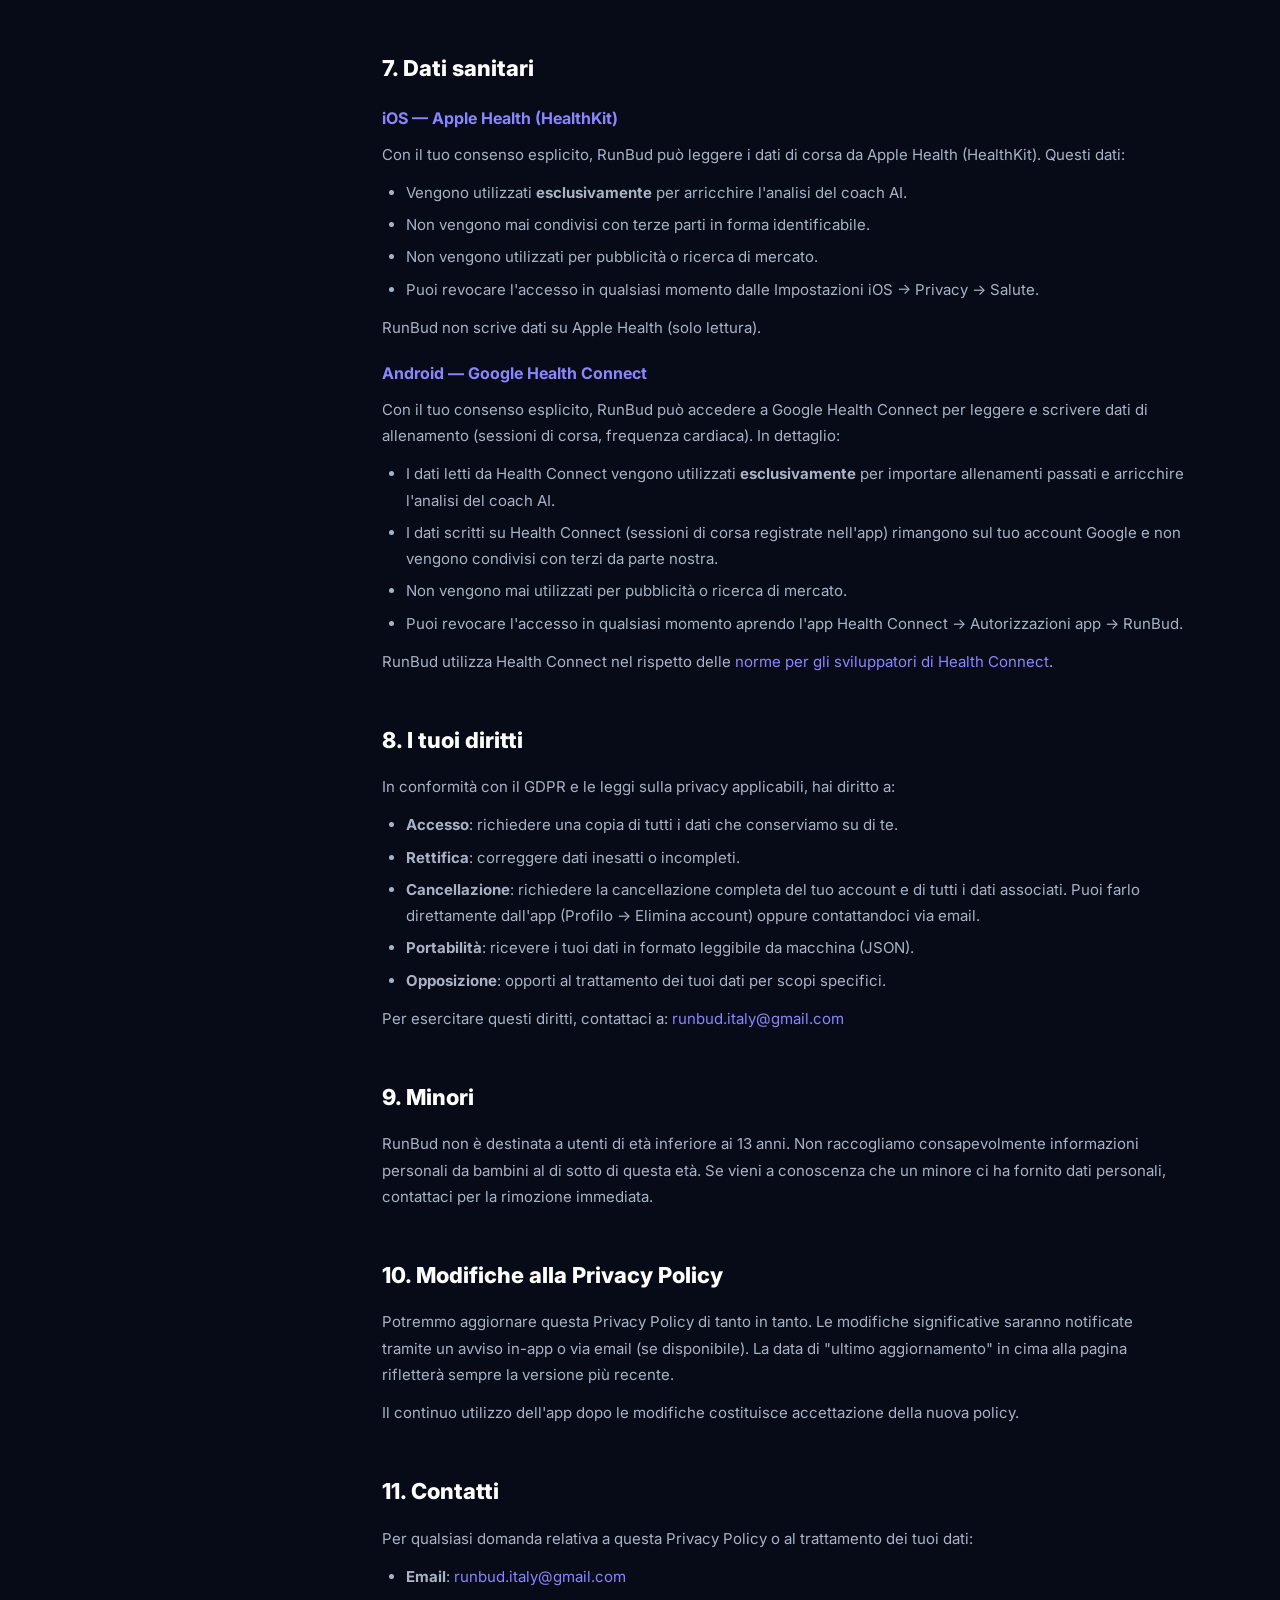
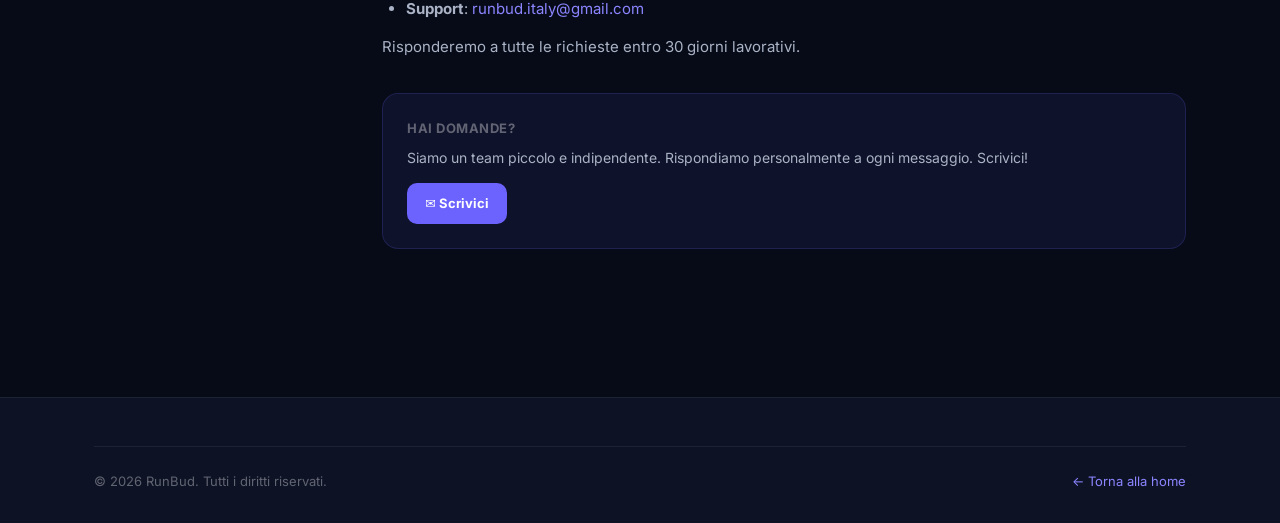
<file: privacy.html>
<!DOCTYPE html>
<html lang="it">
<head>
  <meta charset="UTF-8">
  <meta name="viewport" content="width=device-width, initial-scale=1.0">
  <title>Privacy Policy — RunBud</title>
  <meta name="description" content="Privacy Policy di RunBud — come raccogliamo, utilizziamo e proteggiamo i tuoi dati.">
  <meta name="theme-color" content="#070B18">
  <link rel="preconnect" href="https://fonts.googleapis.com">
  <link rel="preconnect" href="https://fonts.gstatic.com" crossorigin>
  <link rel="stylesheet" href="css/style.css">
</head>
<body>

<!-- ── NAV ───────────────────────────────────────────────── -->
<nav class="nav scrolled" id="nav">
  <div class="container">
    <div class="nav-inner">
      <a href="index.html" class="nav-logo">
        <div class="logo-icon">🏃</div>
        Run<span class="bud">Bud</span>
      </a>
      <div class="nav-links" id="navLinks">
        <a href="index.html#features">Funzionalità</a>
        <a href="index.html#how">Come funziona</a>
        <a href="index.html#download" class="btn-nav">Scarica gratis</a>
      </div>
      <button class="nav-mobile-toggle" id="menuBtn" aria-label="Menu">
        <svg width="24" height="24" viewBox="0 0 24 24" fill="none" stroke="currentColor" stroke-width="2">
          <line x1="3" y1="12" x2="21" y2="12"/><line x1="3" y1="6" x2="21" y2="6"/><line x1="3" y1="18" x2="21" y2="18"/>
        </svg>
      </button>
    </div>
  </div>
</nav>

<!-- ── PRIVACY PAGE ───────────────────────────────────────── -->
<div class="privacy-page">
  <div class="container">

    <div class="privacy-hero">
      <div class="section-label">Legale</div>
      <h1>Privacy Policy</h1>
      <p>Ultimo aggiornamento: 11 ottobre 2026</p>
      <div style="margin-top:16px;">
        <span class="privacy-date">📅 Aggiornato: 11 ottobre 2026</span>
      </div>
    </div>

    <div class="privacy-content">
      <!-- TOC -->
      <aside class="privacy-toc">
        <h3>Indice</h3>
        <ul>
          <li><a href="#intro">1. Introduzione</a></li>
          <li><a href="#data-collected">2. Dati raccolti</a></li>
          <li><a href="#how-we-use">3. Come li usiamo</a></li>
          <li><a href="#data-storage">4. Conservazione</a></li>
          <li><a href="#third-parties">5. Terze parti</a></li>
          <li><a href="#ai">6. Intelligenza artificiale</a></li>
          <li><a href="#health">7. Dati sanitari</a></li>
          <li><a href="#rights">8. I tuoi diritti</a></li>
          <li><a href="#children">9. Minori</a></li>
          <li><a href="#changes">10. Modifiche</a></li>
          <li><a href="#contact">11. Contatti</a></li>
        </ul>
      </aside>

      <!-- Body -->
      <div class="privacy-body">

        <div class="privacy-section" id="intro">
          <h2>1. Introduzione</h2>
          <p>Benvenuto in RunBud ("noi", "nostra", "app"). Questa Privacy Policy descrive come raccogliamo, utilizziamo e proteggiamo le informazioni personali degli utenti dell'applicazione RunBud, disponibile su iOS e Android.</p>
          <p>Utilizzando RunBud, accetti le pratiche descritte in questa policy. Se non sei d'accordo, ti preghiamo di non utilizzare l'app.</p>
          <p>RunBud è sviluppata da un singolo sviluppatore indipendente e distribuita tramite Apple App Store e Google Play Store. Il Bundle ID dell'app è <strong>com.pacemate.app</strong>.</p>
        </div>

        <div class="privacy-section" id="data-collected">
          <h2>2. Dati raccolti</h2>
          <h3>Dati che fornisci direttamente</h3>
          <ul>
            <li><strong>Account</strong>: indirizzo email e password (se usi registrazione email), oppure l'identificatore fornito da Apple Sign In o Google Sign In.</li>
            <li><strong>Profilo fitness</strong>: nome, livello di allenamento, obiettivo (performance, resistenza, dimagrimento, preparazione gara), frequenza cardiaca massima, data gara e distanza target (opzionali).</li>
            <li><strong>Preferenze</strong>: modalità allenamento (GPS outdoor / tapis roulant), lingua dell'app, impostazioni notifiche.</li>
          </ul>

          <h3>Dati di posizione (GPS)</h3>
          <p>RunBud raccoglie dati di posizione GPS durante le sessioni di allenamento outdoor. In dettaglio:</p>
          <ul>
            <li><strong>Cosa raccogliamo</strong>: coordinate geografiche (latitudine e longitudine) durante l'allenamento, per tracciare il percorso.</li>
            <li><strong>Perché lo raccogliamo</strong>: per calcolare la distanza percorsa, visualizzare il percorso sulla mappa e generare le statistiche dell'allenamento.</li>
            <li><strong>Come lo utilizziamo</strong>: i dati GPS vengono salvati localmente sul dispositivo e sincronizzati sul tuo account personale su Firebase (Google Cloud, server UE). Non vengono mai condivisi con terze parti né utilizzati per pubblicità.</li>
            <li><strong>Accesso in background</strong>: su Android, la posizione viene raccolta anche con lo schermo bloccato durante un allenamento attivo, tramite un servizio in primo piano (notifica visibile). Su iOS, l'accesso avviene solo durante l'utilizzo attivo dell'app.</li>
            <li><strong>Revoca</strong>: puoi disabilitare l'accesso alla posizione in qualsiasi momento dalle impostazioni del dispositivo. Senza GPS, la funzione di tracciamento percorso non sarà disponibile.</li>
          </ul>

          <h3>Dati generati dall'utilizzo</h3>
          <ul>
            <li><strong>Sessioni di allenamento</strong>: data, distanza, durata, frequenza cardiaca media e massima, percorso GPS (se abilitato), tipo di allenamento.</li>
            <li><strong>Dati Apple Health / Health Connect</strong>: con il tuo esplicito consenso, importiamo le sessioni di corsa da Apple Health (iOS) o Google Health Connect (Android) per arricchire l'analisi del coach AI.</li>
            <li><strong>Dati cardiaci BLE</strong>: se connetti un cardiofrequenzimetro Bluetooth, i dati FC vengono elaborati in tempo reale e salvati con la sessione. Non vengono trasmessi a terzi.</li>
          </ul>

          <h3>Dati tecnici</h3>
          <ul>
            <li>Identificatore anonimo del dispositivo per il corretto funzionamento dell'account.</li>
            <li>Log di errore anonimi per il debug (non contengono dati personali identificabili).</li>
          </ul>
        </div>

        <div class="privacy-section" id="how-we-use">
          <h2>3. Come utilizziamo i tuoi dati</h2>
          <p>I tuoi dati vengono utilizzati esclusivamente per:</p>
          <ul>
            <li><strong>Generare piani di allenamento personalizzati</strong>: i dati del profilo e lo storico delle sessioni vengono inviati al nostro servizio AI (vedere sezione 6) per creare piani settimanali e giornalieri adattati a te.</li>
            <li><strong>Calcolare l'analisi della fatica</strong>: l'algoritmo locale analizza le ultime sessioni per determinare il tuo livello di fatica e adattare l'intensità degli allenamenti.</li>
            <li><strong>Sincronizzare i dati tra dispositivi</strong>: tramite Firebase Firestore, i tuoi dati vengono sincronizzati in modo sicuro.</li>
            <li><strong>Migliorare l'app</strong>: log di errore anonimi ci aiutano a correggere bug e migliorare l'esperienza.</li>
          </ul>
          <p><strong>Non vendiamo mai i tuoi dati a terzi. Non utilizziamo i tuoi dati per pubblicità mirata.</strong></p>
        </div>

        <div class="privacy-section" id="data-storage">
          <h2>4. Conservazione dei dati</h2>
          <p>I dati dell'app sono memorizzati in due luoghi:</p>
          <ul>
            <li><strong>Dispositivo locale</strong>: le sessioni di allenamento, la cache dei piani AI e le preferenze sono salvate localmente sul dispositivo tramite storage sicuro.</li>
            <li><strong>Firebase Firestore (Google Cloud)</strong>: i dati dell'account e le sessioni vengono sincronizzati su server Firebase per permettere il recupero in caso di cambio dispositivo. I server Firebase utilizzati si trovano all'interno dell'Unione Europea (regione europe-west).</li>
          </ul>
          <p>I dati vengono conservati finché mantieni un account attivo. Puoi richiedere la cancellazione completa dei tuoi dati in qualsiasi momento (vedere sezione 8).</p>
        </div>

        <div class="privacy-section" id="third-parties">
          <h2>5. Terze parti</h2>
          <p>RunBud utilizza i seguenti servizi di terze parti:</p>
          <ul>
            <li><strong>Firebase (Google)</strong>: autenticazione, database cloud e archiviazione. <a href="https://firebase.google.com/support/privacy" target="_blank">Privacy Policy Firebase</a></li>
            <li><strong>Apple Sign In</strong>: accesso tramite account Apple. <a href="https://www.apple.com/legal/privacy/" target="_blank">Privacy Policy Apple</a></li>
            <li><strong>Google Sign In</strong>: accesso tramite account Google. <a href="https://policies.google.com/privacy" target="_blank">Privacy Policy Google</a></li>
            <li><strong>Render.com</strong>: hosting del backend AI. I dati trasmessi sono anonimi (profilo fitness aggregato, senza identificatori personali).</li>
          </ul>
          <p>Non utilizziamo SDK di analisi comportamentale (niente Mixpanel, Amplitude, Segment, ecc.). Non utilizziamo pubblicità di terze parti.</p>
        </div>

        <div class="privacy-section" id="ai">
          <h2>6. Intelligenza artificiale</h2>
          <p>RunBud invia al nostro server AI (ospitato su Render.com) le seguenti informazioni per generare i piani di allenamento:</p>
          <ul>
            <li>Livello di fitness, obiettivo, FC max</li>
            <li>Statistiche aggregate delle ultime sessioni (distanze, durate, tipo)</li>
            <li>Livello di fatica calcolato</li>
            <li>Lingua preferita</li>
          </ul>
          <p>Questi dati <strong>non contengono</strong> il tuo nome, email o altri identificatori personali. Ogni richiesta è associata a un token anonimo di sessione.</p>
          <p>In caso di mancanza di connettività, RunBud utilizza un motore AI locale offline che non trasmette alcun dato.</p>
        </div>

        <div class="privacy-section" id="health">
          <h2>7. Dati sanitari</h2>

          <h3>iOS — Apple Health (HealthKit)</h3>
          <p>Con il tuo consenso esplicito, RunBud può leggere i dati di corsa da Apple Health (HealthKit). Questi dati:</p>
          <ul>
            <li>Vengono utilizzati <strong>esclusivamente</strong> per arricchire l'analisi del coach AI.</li>
            <li>Non vengono mai condivisi con terze parti in forma identificabile.</li>
            <li>Non vengono utilizzati per pubblicità o ricerca di mercato.</li>
            <li>Puoi revocare l'accesso in qualsiasi momento dalle Impostazioni iOS → Privacy → Salute.</li>
          </ul>
          <p>RunBud non scrive dati su Apple Health (solo lettura).</p>

          <h3>Android — Google Health Connect</h3>
          <p>Con il tuo consenso esplicito, RunBud può accedere a Google Health Connect per leggere e scrivere dati di allenamento (sessioni di corsa, frequenza cardiaca). In dettaglio:</p>
          <ul>
            <li>I dati letti da Health Connect vengono utilizzati <strong>esclusivamente</strong> per importare allenamenti passati e arricchire l'analisi del coach AI.</li>
            <li>I dati scritti su Health Connect (sessioni di corsa registrate nell'app) rimangono sul tuo account Google e non vengono condivisi con terzi da parte nostra.</li>
            <li>Non vengono mai utilizzati per pubblicità o ricerca di mercato.</li>
            <li>Puoi revocare l'accesso in qualsiasi momento aprendo l'app Health Connect → Autorizzazioni app → RunBud.</li>
          </ul>
          <p>RunBud utilizza Health Connect nel rispetto delle <a href="https://developer.android.com/health-and-fitness/guides/health-connect/publish/policy" target="_blank">norme per gli sviluppatori di Health Connect</a>.</p>
        </div>

        <div class="privacy-section" id="rights">
          <h2>8. I tuoi diritti</h2>
          <p>In conformità con il GDPR e le leggi sulla privacy applicabili, hai diritto a:</p>
          <ul>
            <li><strong>Accesso</strong>: richiedere una copia di tutti i dati che conserviamo su di te.</li>
            <li><strong>Rettifica</strong>: correggere dati inesatti o incompleti.</li>
            <li><strong>Cancellazione</strong>: richiedere la cancellazione completa del tuo account e di tutti i dati associati. Puoi farlo direttamente dall'app (Profilo → Elimina account) oppure contattandoci via email.</li>
            <li><strong>Portabilità</strong>: ricevere i tuoi dati in formato leggibile da macchina (JSON).</li>
            <li><strong>Opposizione</strong>: opporti al trattamento dei tuoi dati per scopi specifici.</li>
          </ul>
          <p>Per esercitare questi diritti, contattaci a: <a href="mailto:runbud.italy@gmail.com">runbud.italy@gmail.com</a></p>
        </div>

        <div class="privacy-section" id="children">
          <h2>9. Minori</h2>
          <p>RunBud non è destinata a utenti di età inferiore ai 13 anni. Non raccogliamo consapevolmente informazioni personali da bambini al di sotto di questa età. Se vieni a conoscenza che un minore ci ha fornito dati personali, contattaci per la rimozione immediata.</p>
        </div>

        <div class="privacy-section" id="changes">
          <h2>10. Modifiche alla Privacy Policy</h2>
          <p>Potremmo aggiornare questa Privacy Policy di tanto in tanto. Le modifiche significative saranno notificate tramite un avviso in-app o via email (se disponibile). La data di "ultimo aggiornamento" in cima alla pagina rifletterà sempre la versione più recente.</p>
          <p>Il continuo utilizzo dell'app dopo le modifiche costituisce accettazione della nuova policy.</p>
        </div>

        <div class="privacy-section" id="contact">
          <h2>11. Contatti</h2>
          <p>Per qualsiasi domanda relativa a questa Privacy Policy o al trattamento dei tuoi dati:</p>
          <ul>
            <li><strong>Email</strong>: <a href="mailto:runbud.italy@gmail.com">runbud.italy@gmail.com</a></li>
            <li><strong>Support</strong>: <a href="mailto:runbud.italy@gmail.com">runbud.italy@gmail.com</a></li>
          </ul>
          <p>Risponderemo a tutte le richieste entro 30 giorni lavorativi.</p>

          <div style="margin-top:32px;padding:24px;background:rgba(108,99,255,0.08);border:1px solid rgba(108,99,255,0.18);border-radius:16px;">
            <div style="font-size:13px;color:var(--text-muted);font-weight:700;text-transform:uppercase;letter-spacing:0.5px;margin-bottom:8px;">Hai domande?</div>
            <p style="margin:0;font-size:14px;">Siamo un team piccolo e indipendente. Rispondiamo personalmente a ogni messaggio. Scrivici!</p>
            <a href="mailto:runbud.italy@gmail.com" style="display:inline-flex;align-items:center;gap:8px;margin-top:12px;padding:10px 18px;background:var(--accent);border-radius:10px;color:#fff;text-decoration:none;font-size:13px;font-weight:700;">
              ✉️ Scrivici
            </a>
          </div>
        </div>

      </div>
    </div>
  </div>
</div>

<!-- ── FOOTER ─────────────────────────────────────────────── -->
<footer class="footer">
  <div class="container">
    <div class="footer-bottom">
      <p class="footer-copy">© 2026 RunBud. Tutti i diritti riservati.</p>
      <p class="footer-made"><a href="index.html" style="color:var(--accent-light);text-decoration:none;">← Torna alla home</a></p>
    </div>
  </div>
</footer>

<script src="js/main.js"></script>
</body>
</html>
</file>
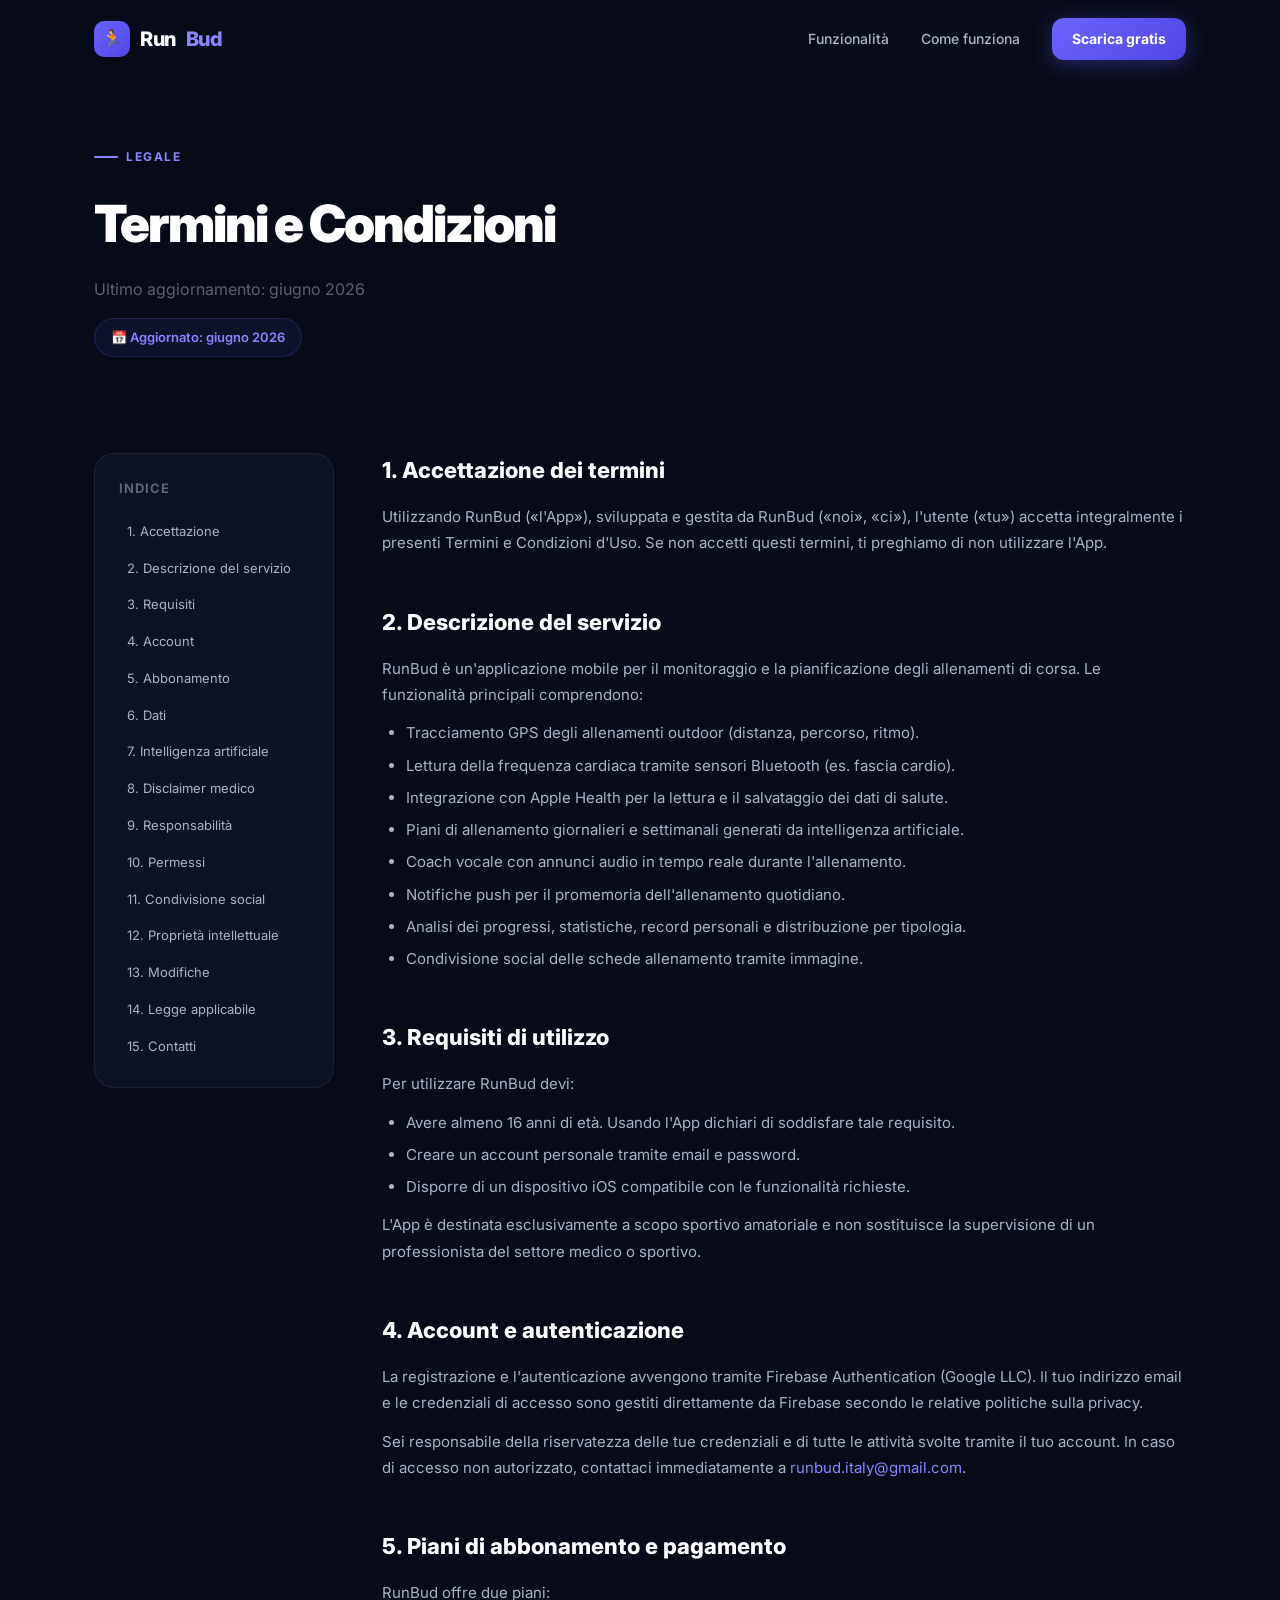
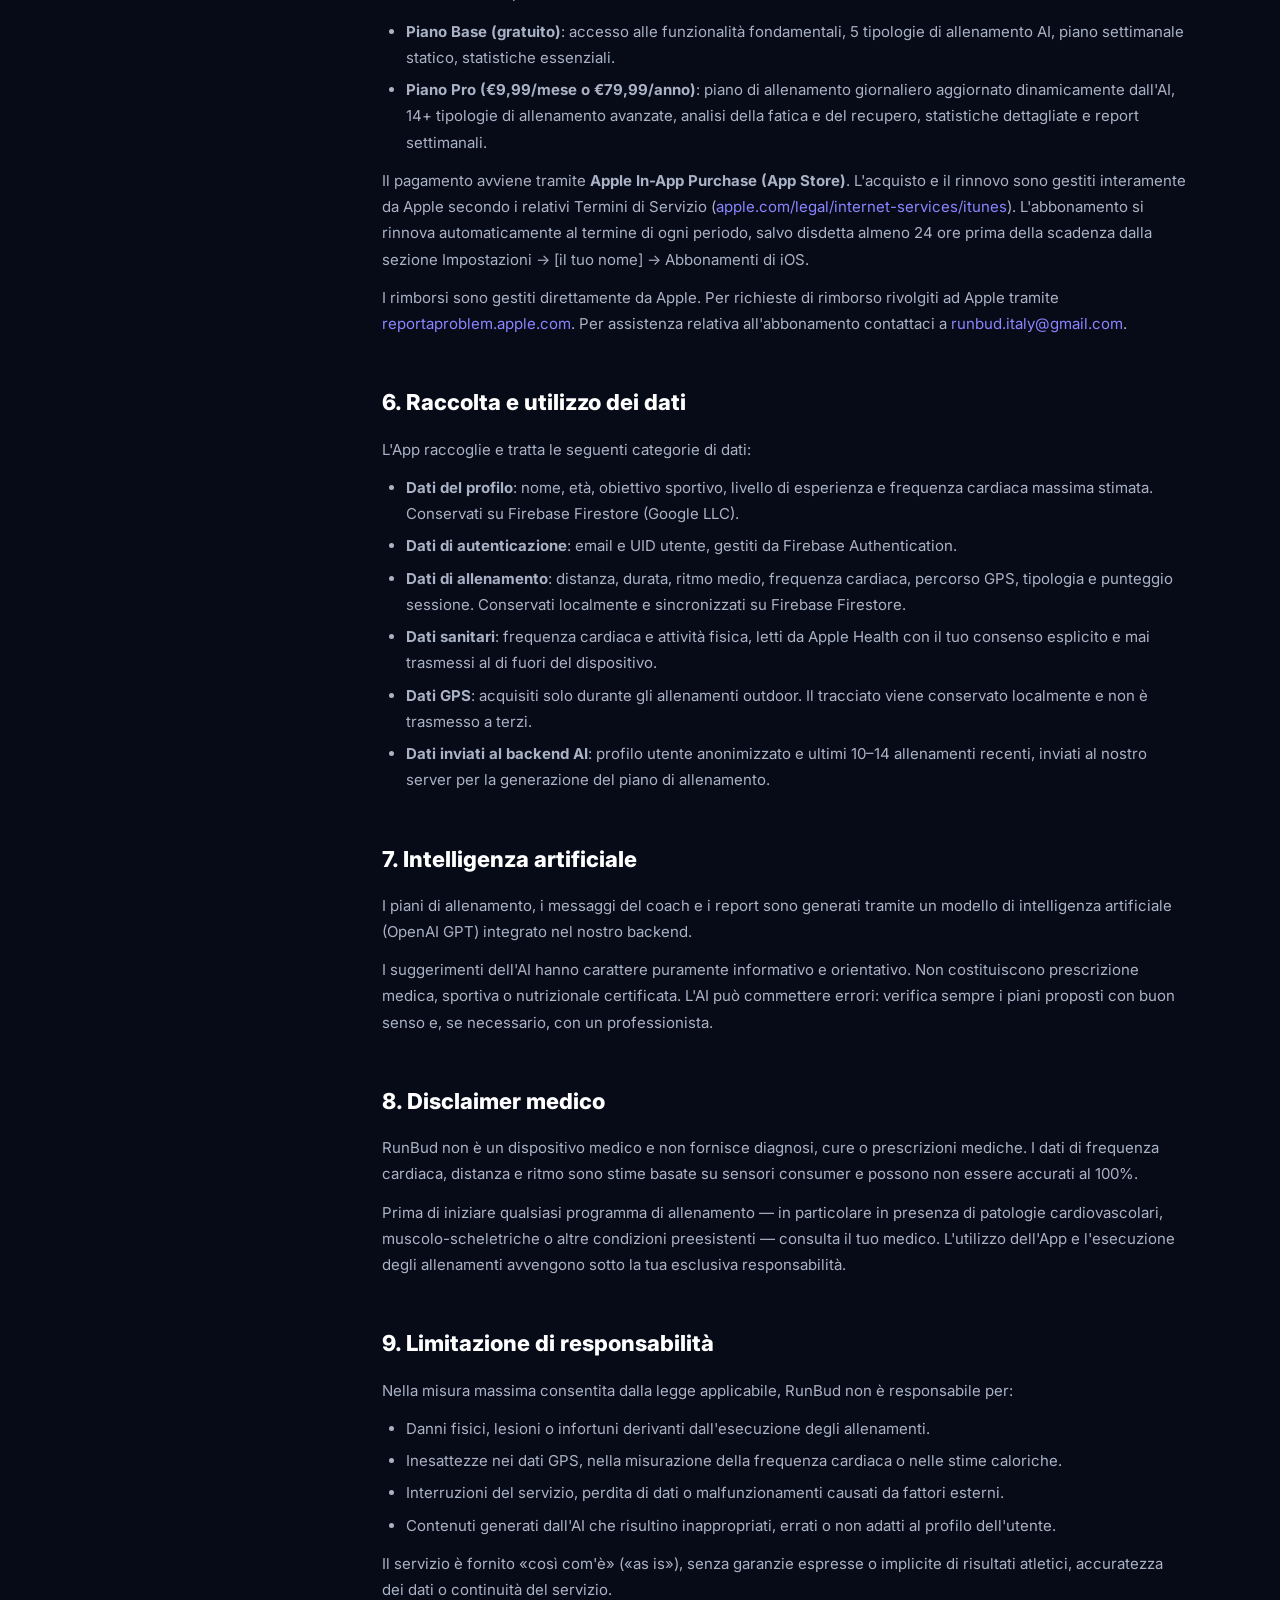
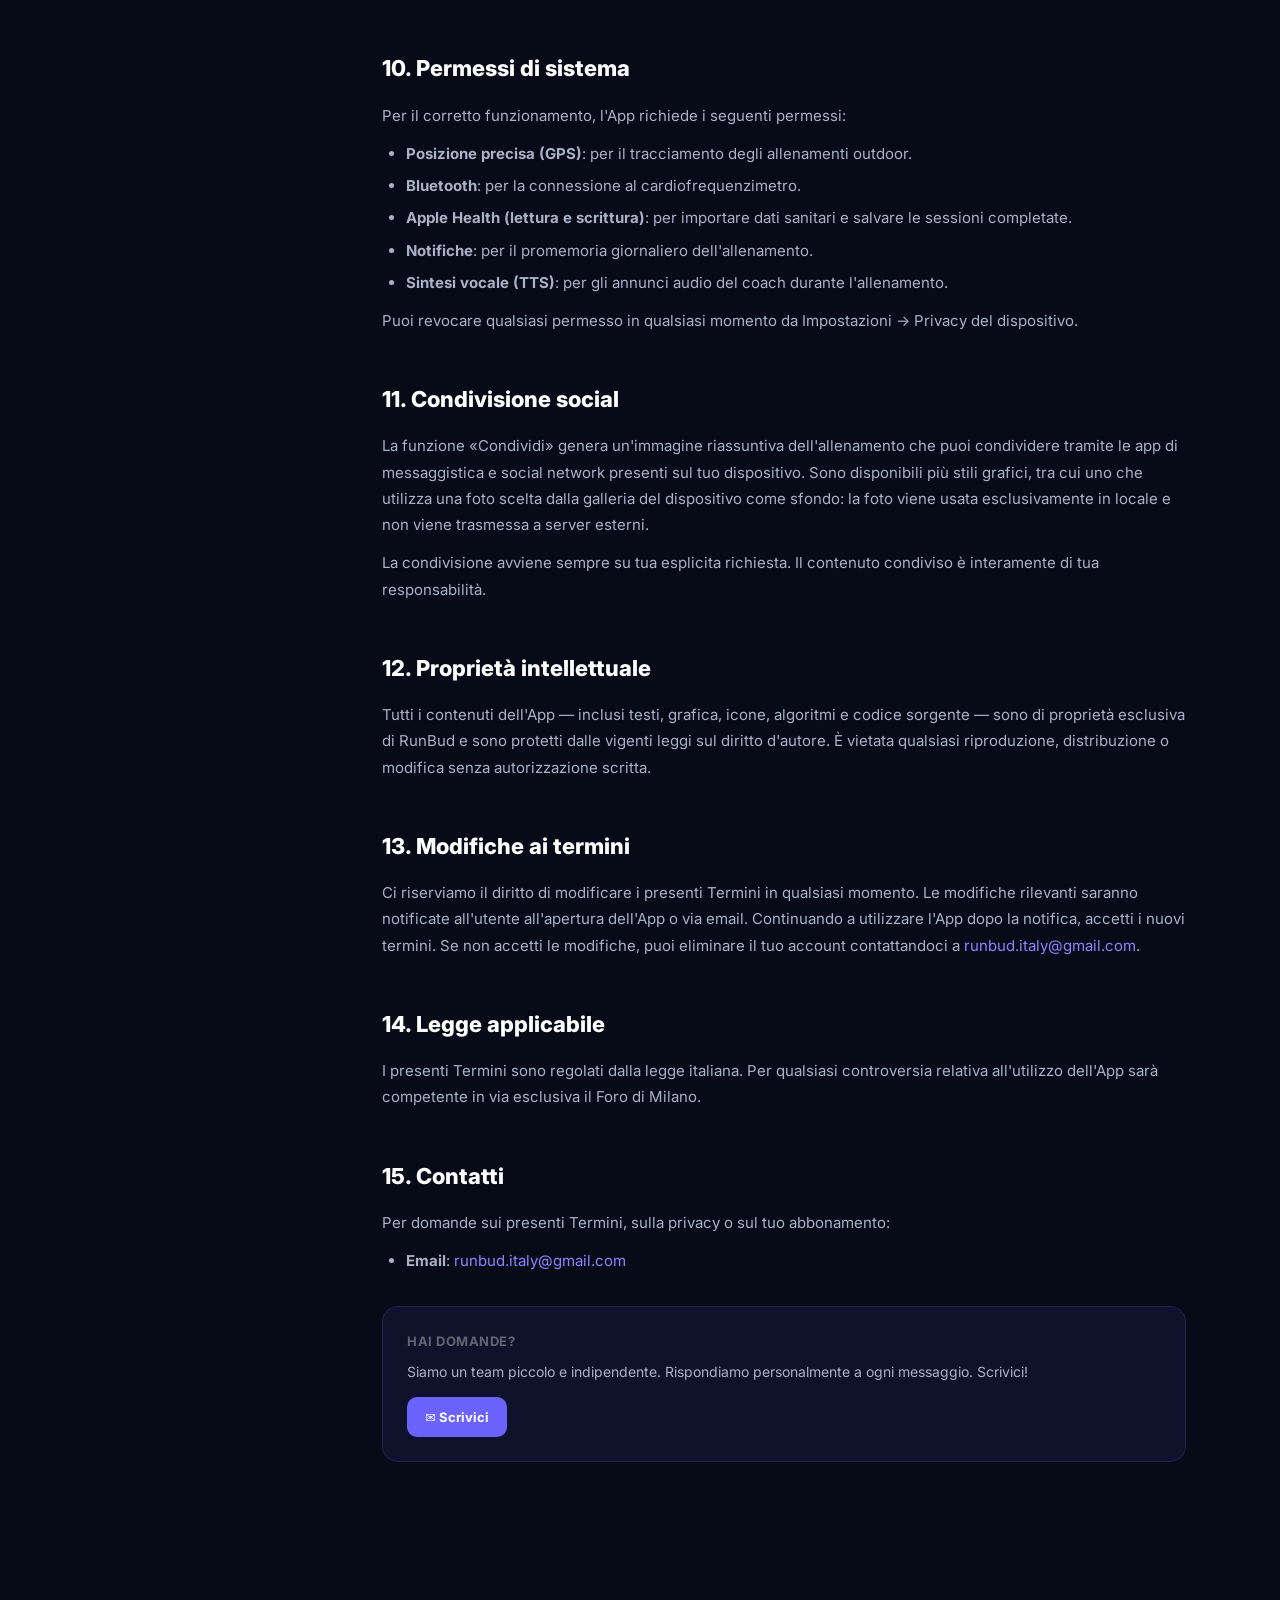
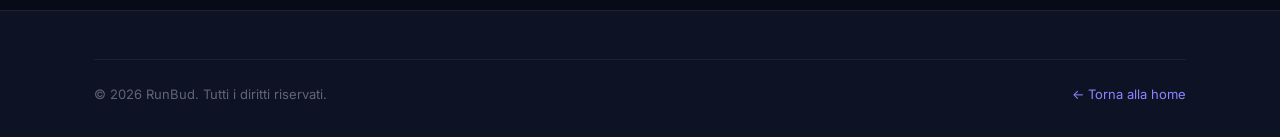
<file: terms.html>
<!DOCTYPE html>
<html lang="it">
<head>
  <meta charset="UTF-8">
  <meta name="viewport" content="width=device-width, initial-scale=1.0">
  <title>Termini e Condizioni — RunBud</title>
  <meta name="description" content="Termini e Condizioni d'Uso di RunBud — regole e accordi per l'utilizzo dell'app.">
  <meta name="theme-color" content="#070B18">
  <link rel="preconnect" href="https://fonts.googleapis.com">
  <link rel="preconnect" href="https://fonts.gstatic.com" crossorigin>
  <link rel="stylesheet" href="css/style.css">
</head>
<body>

<!-- ── NAV ───────────────────────────────────────────────── -->
<nav class="nav scrolled" id="nav">
  <div class="container">
    <div class="nav-inner">
      <a href="index.html" class="nav-logo">
        <div class="logo-icon">🏃</div>
        Run<span class="bud">Bud</span>
      </a>
      <div class="nav-links" id="navLinks">
        <a href="index.html#features">Funzionalità</a>
        <a href="index.html#how">Come funziona</a>
        <a href="index.html#download" class="btn-nav">Scarica gratis</a>
      </div>
      <button class="nav-mobile-toggle" id="menuBtn" aria-label="Menu">
        <svg width="24" height="24" viewBox="0 0 24 24" fill="none" stroke="currentColor" stroke-width="2">
          <line x1="3" y1="12" x2="21" y2="12"/><line x1="3" y1="6" x2="21" y2="6"/><line x1="3" y1="18" x2="21" y2="18"/>
        </svg>
      </button>
    </div>
  </div>
</nav>

<!-- ── TERMS PAGE ─────────────────────────────────────────── -->
<div class="privacy-page">
  <div class="container">

    <div class="privacy-hero">
      <div class="section-label">Legale</div>
      <h1>Termini e Condizioni</h1>
      <p>Ultimo aggiornamento: giugno 2026</p>
      <div style="margin-top:16px;">
        <span class="privacy-date">📅 Aggiornato: giugno 2026</span>
      </div>
    </div>

    <div class="privacy-content">
      <!-- TOC -->
      <aside class="privacy-toc">
        <h3>Indice</h3>
        <ul>
          <li><a href="#acceptance">1. Accettazione</a></li>
          <li><a href="#service">2. Descrizione del servizio</a></li>
          <li><a href="#requirements">3. Requisiti</a></li>
          <li><a href="#account">4. Account</a></li>
          <li><a href="#subscription">5. Abbonamento</a></li>
          <li><a href="#data">6. Dati</a></li>
          <li><a href="#ai">7. Intelligenza artificiale</a></li>
          <li><a href="#medical">8. Disclaimer medico</a></li>
          <li><a href="#liability">9. Responsabilità</a></li>
          <li><a href="#permissions">10. Permessi</a></li>
          <li><a href="#sharing">11. Condivisione social</a></li>
          <li><a href="#ip">12. Proprietà intellettuale</a></li>
          <li><a href="#changes">13. Modifiche</a></li>
          <li><a href="#law">14. Legge applicabile</a></li>
          <li><a href="#contact">15. Contatti</a></li>
        </ul>
      </aside>

      <!-- Body -->
      <div class="privacy-body">

        <div class="privacy-section" id="acceptance">
          <h2>1. Accettazione dei termini</h2>
          <p>Utilizzando RunBud («l'App»), sviluppata e gestita da RunBud («noi», «ci»), l'utente («tu») accetta integralmente i presenti Termini e Condizioni d'Uso. Se non accetti questi termini, ti preghiamo di non utilizzare l'App.</p>
        </div>

        <div class="privacy-section" id="service">
          <h2>2. Descrizione del servizio</h2>
          <p>RunBud è un'applicazione mobile per il monitoraggio e la pianificazione degli allenamenti di corsa. Le funzionalità principali comprendono:</p>
          <ul>
            <li>Tracciamento GPS degli allenamenti outdoor (distanza, percorso, ritmo).</li>
            <li>Lettura della frequenza cardiaca tramite sensori Bluetooth (es. fascia cardio).</li>
            <li>Integrazione con Apple Health per la lettura e il salvataggio dei dati di salute.</li>
            <li>Piani di allenamento giornalieri e settimanali generati da intelligenza artificiale.</li>
            <li>Coach vocale con annunci audio in tempo reale durante l'allenamento.</li>
            <li>Notifiche push per il promemoria dell'allenamento quotidiano.</li>
            <li>Analisi dei progressi, statistiche, record personali e distribuzione per tipologia.</li>
            <li>Condivisione social delle schede allenamento tramite immagine.</li>
          </ul>
        </div>

        <div class="privacy-section" id="requirements">
          <h2>3. Requisiti di utilizzo</h2>
          <p>Per utilizzare RunBud devi:</p>
          <ul>
            <li>Avere almeno 16 anni di età. Usando l'App dichiari di soddisfare tale requisito.</li>
            <li>Creare un account personale tramite email e password.</li>
            <li>Disporre di un dispositivo iOS compatibile con le funzionalità richieste.</li>
          </ul>
          <p>L'App è destinata esclusivamente a scopo sportivo amatoriale e non sostituisce la supervisione di un professionista del settore medico o sportivo.</p>
        </div>

        <div class="privacy-section" id="account">
          <h2>4. Account e autenticazione</h2>
          <p>La registrazione e l'autenticazione avvengono tramite Firebase Authentication (Google LLC). Il tuo indirizzo email e le credenziali di accesso sono gestiti direttamente da Firebase secondo le relative politiche sulla privacy.</p>
          <p>Sei responsabile della riservatezza delle tue credenziali e di tutte le attività svolte tramite il tuo account. In caso di accesso non autorizzato, contattaci immediatamente a <a href="mailto:runbud.italy@gmail.com">runbud.italy@gmail.com</a>.</p>
        </div>

        <div class="privacy-section" id="subscription">
          <h2>5. Piani di abbonamento e pagamento</h2>
          <p>RunBud offre due piani:</p>
          <ul>
            <li><strong>Piano Base (gratuito)</strong>: accesso alle funzionalità fondamentali, 5 tipologie di allenamento AI, piano settimanale statico, statistiche essenziali.</li>
            <li><strong>Piano Pro (€9,99/mese o €79,99/anno)</strong>: piano di allenamento giornaliero aggiornato dinamicamente dall'AI, 14+ tipologie di allenamento avanzate, analisi della fatica e del recupero, statistiche dettagliate e report settimanali.</li>
          </ul>
          <p>Il pagamento avviene tramite <strong>Apple In-App Purchase (App Store)</strong>. L'acquisto e il rinnovo sono gestiti interamente da Apple secondo i relativi Termini di Servizio (<a href="https://www.apple.com/legal/internet-services/itunes/" target="_blank">apple.com/legal/internet-services/itunes</a>). L'abbonamento si rinnova automaticamente al termine di ogni periodo, salvo disdetta almeno 24 ore prima della scadenza dalla sezione Impostazioni → [il tuo nome] → Abbonamenti di iOS.</p>
          <p>I rimborsi sono gestiti direttamente da Apple. Per richieste di rimborso rivolgiti ad Apple tramite <a href="https://reportaproblem.apple.com" target="_blank">reportaproblem.apple.com</a>. Per assistenza relativa all'abbonamento contattaci a <a href="mailto:runbud.italy@gmail.com">runbud.italy@gmail.com</a>.</p>
        </div>

        <div class="privacy-section" id="data">
          <h2>6. Raccolta e utilizzo dei dati</h2>
          <p>L'App raccoglie e tratta le seguenti categorie di dati:</p>
          <ul>
            <li><strong>Dati del profilo</strong>: nome, età, obiettivo sportivo, livello di esperienza e frequenza cardiaca massima stimata. Conservati su Firebase Firestore (Google LLC).</li>
            <li><strong>Dati di autenticazione</strong>: email e UID utente, gestiti da Firebase Authentication.</li>
            <li><strong>Dati di allenamento</strong>: distanza, durata, ritmo medio, frequenza cardiaca, percorso GPS, tipologia e punteggio sessione. Conservati localmente e sincronizzati su Firebase Firestore.</li>
            <li><strong>Dati sanitari</strong>: frequenza cardiaca e attività fisica, letti da Apple Health con il tuo consenso esplicito e mai trasmessi al di fuori del dispositivo.</li>
            <li><strong>Dati GPS</strong>: acquisiti solo durante gli allenamenti outdoor. Il tracciato viene conservato localmente e non è trasmesso a terzi.</li>
            <li><strong>Dati inviati al backend AI</strong>: profilo utente anonimizzato e ultimi 10–14 allenamenti recenti, inviati al nostro server per la generazione del piano di allenamento.</li>
          </ul>
        </div>

        <div class="privacy-section" id="ai">
          <h2>7. Intelligenza artificiale</h2>
          <p>I piani di allenamento, i messaggi del coach e i report sono generati tramite un modello di intelligenza artificiale (OpenAI GPT) integrato nel nostro backend.</p>
          <p>I suggerimenti dell'AI hanno carattere puramente informativo e orientativo. Non costituiscono prescrizione medica, sportiva o nutrizionale certificata. L'AI può commettere errori: verifica sempre i piani proposti con buon senso e, se necessario, con un professionista.</p>
        </div>

        <div class="privacy-section" id="medical">
          <h2>8. Disclaimer medico</h2>
          <p>RunBud non è un dispositivo medico e non fornisce diagnosi, cure o prescrizioni mediche. I dati di frequenza cardiaca, distanza e ritmo sono stime basate su sensori consumer e possono non essere accurati al 100%.</p>
          <p>Prima di iniziare qualsiasi programma di allenamento — in particolare in presenza di patologie cardiovascolari, muscolo-scheletriche o altre condizioni preesistenti — consulta il tuo medico. L'utilizzo dell'App e l'esecuzione degli allenamenti avvengono sotto la tua esclusiva responsabilità.</p>
        </div>

        <div class="privacy-section" id="liability">
          <h2>9. Limitazione di responsabilità</h2>
          <p>Nella misura massima consentita dalla legge applicabile, RunBud non è responsabile per:</p>
          <ul>
            <li>Danni fisici, lesioni o infortuni derivanti dall'esecuzione degli allenamenti.</li>
            <li>Inesattezze nei dati GPS, nella misurazione della frequenza cardiaca o nelle stime caloriche.</li>
            <li>Interruzioni del servizio, perdita di dati o malfunzionamenti causati da fattori esterni.</li>
            <li>Contenuti generati dall'AI che risultino inappropriati, errati o non adatti al profilo dell'utente.</li>
          </ul>
          <p>Il servizio è fornito «così com'è» («as is»), senza garanzie espresse o implicite di risultati atletici, accuratezza dei dati o continuità del servizio.</p>
        </div>

        <div class="privacy-section" id="permissions">
          <h2>10. Permessi di sistema</h2>
          <p>Per il corretto funzionamento, l'App richiede i seguenti permessi:</p>
          <ul>
            <li><strong>Posizione precisa (GPS)</strong>: per il tracciamento degli allenamenti outdoor.</li>
            <li><strong>Bluetooth</strong>: per la connessione al cardiofrequenzimetro.</li>
            <li><strong>Apple Health (lettura e scrittura)</strong>: per importare dati sanitari e salvare le sessioni completate.</li>
            <li><strong>Notifiche</strong>: per il promemoria giornaliero dell'allenamento.</li>
            <li><strong>Sintesi vocale (TTS)</strong>: per gli annunci audio del coach durante l'allenamento.</li>
          </ul>
          <p>Puoi revocare qualsiasi permesso in qualsiasi momento da Impostazioni → Privacy del dispositivo.</p>
        </div>

        <div class="privacy-section" id="sharing">
          <h2>11. Condivisione social</h2>
          <p>La funzione «Condividi» genera un'immagine riassuntiva dell'allenamento che puoi condividere tramite le app di messaggistica e social network presenti sul tuo dispositivo. Sono disponibili più stili grafici, tra cui uno che utilizza una foto scelta dalla galleria del dispositivo come sfondo: la foto viene usata esclusivamente in locale e non viene trasmessa a server esterni.</p>
          <p>La condivisione avviene sempre su tua esplicita richiesta. Il contenuto condiviso è interamente di tua responsabilità.</p>
        </div>

        <div class="privacy-section" id="ip">
          <h2>12. Proprietà intellettuale</h2>
          <p>Tutti i contenuti dell'App — inclusi testi, grafica, icone, algoritmi e codice sorgente — sono di proprietà esclusiva di RunBud e sono protetti dalle vigenti leggi sul diritto d'autore. È vietata qualsiasi riproduzione, distribuzione o modifica senza autorizzazione scritta.</p>
        </div>

        <div class="privacy-section" id="changes">
          <h2>13. Modifiche ai termini</h2>
          <p>Ci riserviamo il diritto di modificare i presenti Termini in qualsiasi momento. Le modifiche rilevanti saranno notificate all'utente all'apertura dell'App o via email. Continuando a utilizzare l'App dopo la notifica, accetti i nuovi termini. Se non accetti le modifiche, puoi eliminare il tuo account contattandoci a <a href="mailto:runbud.italy@gmail.com">runbud.italy@gmail.com</a>.</p>
        </div>

        <div class="privacy-section" id="law">
          <h2>14. Legge applicabile</h2>
          <p>I presenti Termini sono regolati dalla legge italiana. Per qualsiasi controversia relativa all'utilizzo dell'App sarà competente in via esclusiva il Foro di Milano.</p>
        </div>

        <div class="privacy-section" id="contact">
          <h2>15. Contatti</h2>
          <p>Per domande sui presenti Termini, sulla privacy o sul tuo abbonamento:</p>
          <ul>
            <li><strong>Email</strong>: <a href="mailto:runbud.italy@gmail.com">runbud.italy@gmail.com</a></li>
          </ul>

          <div style="margin-top:32px;padding:24px;background:rgba(108,99,255,0.08);border:1px solid rgba(108,99,255,0.18);border-radius:16px;">
            <div style="font-size:13px;color:var(--text-muted);font-weight:700;text-transform:uppercase;letter-spacing:0.5px;margin-bottom:8px;">Hai domande?</div>
            <p style="margin:0;font-size:14px;">Siamo un team piccolo e indipendente. Rispondiamo personalmente a ogni messaggio. Scrivici!</p>
            <a href="mailto:runbud.italy@gmail.com" style="display:inline-flex;align-items:center;gap:8px;margin-top:12px;padding:10px 18px;background:var(--accent);border-radius:10px;color:#fff;text-decoration:none;font-size:13px;font-weight:700;">
              ✉️ Scrivici
            </a>
          </div>
        </div>

      </div>
    </div>
  </div>
</div>

<!-- ── FOOTER ─────────────────────────────────────────────── -->
<footer class="footer">
  <div class="container">
    <div class="footer-bottom">
      <p class="footer-copy">© 2026 RunBud. Tutti i diritti riservati.</p>
      <p class="footer-made"><a href="index.html" style="color:var(--accent-light);text-decoration:none;">← Torna alla home</a></p>
    </div>
  </div>
</footer>

<script src="js/main.js"></script>
</body>
</html>
</file>
<file: css/style.css>
/* ─────────────────────────────────────────────────────────────
   RunBud — Ultra Modern Dark Premium CSS
   ───────────────────────────────────────────────────────────── */

@import url('https://fonts.googleapis.com/css2?family=Inter:wght@300;400;500;600;700;800;900&display=swap');

/* ── Reset & Base ─────────────────────────────────────────── */
*, *::before, *::after { box-sizing: border-box; margin: 0; padding: 0; }

:root {
  --accent:        #6C63FF;
  --accent-light:  #8B85FF;
  --accent-dark:   #4F46E5;
  --bg:            #070B18;
  --bg-card:       #0D1225;
  --bg-glass:      rgba(13, 18, 37, 0.6);
  --border:        rgba(255,255,255,0.07);
  --border-accent: rgba(108,99,255,0.35);
  --text:          #FFFFFF;
  --text-sub:      #AAB3C5;
  --text-muted:    rgba(255,255,255,0.35);
  --green:         #4ADE80;
  --pink:          #FF6B8A;
  --blue:          #60A5FA;
  --yellow:        #FBBF24;
  --radius-lg:     24px;
  --radius-xl:     32px;
  --shadow-glow:   0 0 80px rgba(108,99,255,0.18);
  --font:          'Inter', system-ui, sans-serif;
}

html { scroll-behavior: smooth; font-size: 16px; }

body {
  font-family: var(--font);
  background: var(--bg);
  color: var(--text);
  overflow-x: hidden;
  line-height: 1.6;
  -webkit-font-smoothing: antialiased;
}

/* ── Scrollbar ────────────────────────────────────────────── */
::-webkit-scrollbar { width: 6px; }
::-webkit-scrollbar-track { background: var(--bg); }
::-webkit-scrollbar-thumb { background: rgba(108,99,255,0.4); border-radius: 3px; }

/* ── Utility ──────────────────────────────────────────────── */
.container { max-width: 1140px; margin: 0 auto; padding: 0 24px; }
.gradient-text {
  background: linear-gradient(135deg, #fff 0%, var(--accent-light) 60%, var(--accent) 100%);
  -webkit-background-clip: text;
  -webkit-text-fill-color: transparent;
  background-clip: text;
}
.accent-text { color: var(--accent-light); }

/* ── NAV ──────────────────────────────────────────────────── */
.nav {
  position: fixed; top: 0; left: 0; right: 0; z-index: 100;
  padding: 18px 0;
  transition: all 0.4s ease;
}
.nav.scrolled {
  background: rgba(7,11,24,0.85);
  backdrop-filter: blur(20px);
  -webkit-backdrop-filter: blur(20px);
  border-bottom: 1px solid var(--border);
  padding: 14px 0;
}
.nav-inner {
  display: flex; align-items: center; justify-content: space-between;
}
.nav-logo {
  display: flex; align-items: center; gap: 10px;
  text-decoration: none;
  font-size: 20px; font-weight: 800; letter-spacing: -0.5px;
  color: var(--text);
}
.nav-logo .logo-icon {
  width: 36px; height: 36px;
  background: linear-gradient(135deg, var(--accent), var(--accent-dark));
  border-radius: 10px;
  display: flex; align-items: center; justify-content: center;
  font-size: 18px;
}
.logo-icon-img {
  width: 36px; height: 36px;
  border-radius: 10px;
  object-fit: cover;
  flex-shrink: 0;
}
.nav-logo .bud { color: var(--accent-light); }
.nav-links { display: flex; align-items: center; gap: 32px; }
.nav-links a {
  text-decoration: none; color: var(--text-sub); font-size: 14px; font-weight: 500;
  transition: color 0.2s;
}
.nav-links a:hover { color: var(--text); }
.btn-nav {
  padding: 10px 20px;
  background: linear-gradient(135deg, var(--accent), var(--accent-dark));
  border-radius: 12px; color: #fff !important;
  font-weight: 700 !important; font-size: 14px !important;
  box-shadow: 0 4px 20px rgba(108,99,255,0.35);
  transition: transform 0.2s, box-shadow 0.2s !important;
}
.btn-nav:hover { transform: translateY(-2px); box-shadow: 0 8px 30px rgba(108,99,255,0.5) !important; }
.nav-mobile-toggle { display: none; background: none; border: none; color: var(--text); cursor: pointer; }

/* ── HERO ─────────────────────────────────────────────────── */
.hero {
  position: relative; min-height: 100vh;
  display: flex; align-items: center;
  overflow: hidden; padding: 120px 0 80px;
}
.hero-bg {
  position: absolute; inset: 0; z-index: 0;
  background: radial-gradient(ellipse 80% 60% at 60% 20%, rgba(108,99,255,0.18) 0%, transparent 70%),
              radial-gradient(ellipse 40% 40% at 20% 80%, rgba(96,165,250,0.10) 0%, transparent 60%),
              radial-gradient(ellipse 50% 50% at 80% 70%, rgba(74,222,128,0.06) 0%, transparent 60%);
}
.hero-grid {
  position: absolute; inset: 0; z-index: 0; opacity: 0.03;
  background-image:
    linear-gradient(rgba(255,255,255,0.5) 1px, transparent 1px),
    linear-gradient(90deg, rgba(255,255,255,0.5) 1px, transparent 1px);
  background-size: 60px 60px;
}
.hero-orb {
  position: absolute; border-radius: 50%; filter: blur(80px); pointer-events: none; z-index: 0;
}
.hero-orb-1 {
  width: 600px; height: 600px;
  top: -200px; right: -100px;
  background: radial-gradient(circle, rgba(108,99,255,0.15) 0%, transparent 70%);
  animation: orbFloat1 8s ease-in-out infinite;
}
.hero-orb-2 {
  width: 400px; height: 400px;
  bottom: -100px; left: -100px;
  background: radial-gradient(circle, rgba(96,165,250,0.12) 0%, transparent 70%);
  animation: orbFloat2 10s ease-in-out infinite;
}
@keyframes orbFloat1 { 0%,100%{transform:translate(0,0)} 50%{transform:translate(-30px,30px)} }
@keyframes orbFloat2 { 0%,100%{transform:translate(0,0)} 50%{transform:translate(30px,-20px)} }

.hero-inner {
  position: relative; z-index: 1;
  display: grid; grid-template-columns: 1fr 1fr;
  align-items: center; gap: 64px;
}
.hero-badge {
  display: inline-flex; align-items: center; gap: 8px;
  padding: 6px 14px;
  background: rgba(108,99,255,0.12);
  border: 1px solid rgba(108,99,255,0.3);
  border-radius: 100px;
  font-size: 13px; font-weight: 600; color: var(--accent-light);
  margin-bottom: 24px;
  animation: fadeInUp 0.6s ease both;
}
.hero-badge .dot {
  width: 6px; height: 6px; border-radius: 50%;
  background: var(--accent-light);
  animation: pulse 2s infinite;
}
@keyframes pulse { 0%,100%{opacity:1} 50%{opacity:0.4} }

.hero-title {
  font-size: clamp(44px, 6vw, 72px);
  font-weight: 900; line-height: 1.05;
  letter-spacing: -2px;
  margin-bottom: 24px;
  animation: fadeInUp 0.6s 0.1s ease both;
}
.hero-title span { display: block; }

.hero-sub {
  font-size: 18px; color: var(--text-sub); line-height: 1.6;
  max-width: 500px; margin-bottom: 40px;
  animation: fadeInUp 0.6s 0.2s ease both;
}

.hero-cta {
  display: flex; align-items: center; gap: 16px; flex-wrap: wrap;
  animation: fadeInUp 0.6s 0.3s ease both;
}
.btn-primary {
  display: inline-flex; align-items: center; gap: 10px;
  padding: 16px 28px;
  background: linear-gradient(135deg, var(--accent), var(--accent-dark));
  color: #fff; text-decoration: none;
  border-radius: var(--radius-lg); font-weight: 700; font-size: 15px;
  box-shadow: 0 8px 40px rgba(108,99,255,0.4);
  transition: transform 0.2s, box-shadow 0.2s;
}
.btn-primary:hover { transform: translateY(-3px); box-shadow: 0 16px 50px rgba(108,99,255,0.55); }
.btn-primary svg { width: 20px; height: 20px; }

.btn-secondary {
  display: inline-flex; align-items: center; gap: 8px;
  padding: 16px 24px;
  background: rgba(255,255,255,0.06);
  border: 1px solid var(--border);
  color: var(--text); text-decoration: none;
  border-radius: var(--radius-lg); font-weight: 600; font-size: 15px;
  transition: background 0.2s, border-color 0.2s;
}
.btn-secondary:hover { background: rgba(255,255,255,0.10); border-color: rgba(255,255,255,0.15); }

.hero-stats {
  display: flex; gap: 32px; margin-top: 48px;
  animation: fadeInUp 0.6s 0.4s ease both;
}
.stat { }
.stat-value { font-size: 26px; font-weight: 800; color: var(--text); letter-spacing: -1px; }
.stat-label { font-size: 12px; color: var(--text-muted); font-weight: 500; text-transform: uppercase; letter-spacing: 0.5px; margin-top: 2px; }

/* ── Phone mockup ─────────────────────────────────────────── */
.hero-visual {
  position: relative; display: flex; justify-content: center; align-items: center;
  animation: fadeInUp 0.8s 0.2s ease both;
}
.phone-wrapper {
  position: relative;
}
.phone-glow {
  position: absolute; inset: -40px;
  background: radial-gradient(ellipse at center, rgba(108,99,255,0.25) 0%, transparent 70%);
  border-radius: 50%;
  animation: glowPulse 3s ease-in-out infinite;
}
@keyframes glowPulse { 0%,100%{opacity:0.6; transform:scale(1)} 50%{opacity:1; transform:scale(1.05)} }

.phone-frame {
  width: 280px;
  background: linear-gradient(145deg, #1A1F3A, #0D1225);
  border-radius: 44px;
  border: 2px solid rgba(255,255,255,0.10);
  box-shadow:
    0 40px 100px rgba(0,0,0,0.7),
    0 0 0 1px rgba(255,255,255,0.05) inset,
    0 0 60px rgba(108,99,255,0.15);
  overflow: hidden;
  position: relative;
}
.phone-notch {
  width: 100px; height: 28px;
  background: #0D1225;
  border-radius: 0 0 20px 20px;
  margin: 0 auto;
  position: relative; z-index: 2;
}
.phone-screen {
  padding: 0 16px 24px;
  background: linear-gradient(180deg, #0B1020 0%, #0E1526 100%);
}
.phone-ui-header {
  display: flex; justify-content: space-between; align-items: center;
  padding: 12px 0 16px;
}
.phone-greeting { font-size: 11px; font-weight: 700; color: rgba(255,255,255,0.9); }
.phone-greeting span { color: var(--accent-light); }
.phone-icon-row { display: flex; gap: 6px; }
.phone-icon {
  width: 28px; height: 28px;
  background: rgba(255,255,255,0.07);
  border-radius: 9px;
}

.phone-card {
  background: linear-gradient(135deg, var(--accent), var(--accent-dark));
  border-radius: 18px;
  padding: 14px;
  margin-bottom: 8px;
}
.phone-card-label { font-size: 9px; font-weight: 700; color: rgba(255,255,255,0.7); text-transform: uppercase; letter-spacing: 0.5px; }
.phone-card-title { font-size: 16px; font-weight: 900; color: #fff; margin: 4px 0 2px; letter-spacing: -0.5px; }
.phone-card-sub { font-size: 9px; color: rgba(255,255,255,0.75); }
.phone-card-row {
  display: flex; gap: 6px; margin-top: 10px;
}
.phone-chip {
  background: rgba(255,255,255,0.15);
  border-radius: 8px; padding: 5px 8px;
  font-size: 9px; font-weight: 700; color: #fff;
}
.phone-chip.green { background: rgba(74,222,128,0.2); color: var(--green); }
.phone-chip.pink { background: rgba(255,107,138,0.2); color: var(--pink); }

.phone-mini-card {
  background: rgba(255,255,255,0.05);
  border: 1px solid rgba(255,255,255,0.08);
  border-radius: 14px; padding: 10px 12px;
  margin-bottom: 8px;
  display: flex; align-items: center; gap: 10px;
}
.phone-mini-icon {
  width: 30px; height: 30px; border-radius: 10px;
  background: rgba(108,99,255,0.2);
  display: flex; align-items: center; justify-content: center;
  font-size: 14px; flex-shrink: 0;
}
.phone-mini-title { font-size: 10px; font-weight: 700; color: rgba(255,255,255,0.9); }
.phone-mini-sub { font-size: 9px; color: rgba(255,255,255,0.45); margin-top: 1px; }

.phone-btn {
  background: linear-gradient(135deg, var(--accent), var(--accent-dark));
  border-radius: 14px; padding: 11px;
  text-align: center; font-size: 11px; font-weight: 800; color: #fff;
  margin-top: 10px;
}

/* Floating badges around phone */
.float-badge {
  position: absolute;
  background: var(--bg-glass);
  backdrop-filter: blur(16px);
  border: 1px solid var(--border);
  border-radius: 16px;
  padding: 10px 14px;
  display: flex; align-items: center; gap: 8px;
  white-space: nowrap;
  box-shadow: 0 8px 32px rgba(0,0,0,0.4);
}
.float-badge-icon { font-size: 20px; }
.float-badge-label { font-size: 11px; color: var(--text-muted); }
.float-badge-value { font-size: 14px; font-weight: 800; color: var(--text); }
.float-badge-1 { top: 40px; right: -80px; animation: floatBadge1 4s ease-in-out infinite; }
.float-badge-2 { bottom: 80px; left: -90px; animation: floatBadge2 5s ease-in-out infinite; }
.float-badge-3 { bottom: 200px; right: -80px; animation: floatBadge3 4.5s ease-in-out infinite; }
@keyframes floatBadge1 { 0%,100%{transform:translateY(0)} 50%{transform:translateY(-10px)} }
@keyframes floatBadge2 { 0%,100%{transform:translateY(0)} 50%{transform:translateY(8px)} }
@keyframes floatBadge3 { 0%,100%{transform:translateY(0)} 50%{transform:translateY(-12px)} }

/* ── SECTION SHARED ───────────────────────────────────────── */
section { padding: 100px 0; }
.section-label {
  display: inline-flex; align-items: center; gap: 8px;
  font-size: 12px; font-weight: 700; color: var(--accent-light);
  text-transform: uppercase; letter-spacing: 1.5px;
  margin-bottom: 16px;
}
.section-label::before {
  content: ''; width: 24px; height: 2px;
  background: var(--accent-light); border-radius: 1px;
}
.section-title {
  font-size: clamp(32px, 4vw, 48px);
  font-weight: 900; letter-spacing: -1.5px; line-height: 1.1;
  margin-bottom: 16px;
}
.section-sub {
  font-size: 18px; color: var(--text-sub); max-width: 580px; line-height: 1.6;
}
.section-header { margin-bottom: 64px; }
.section-header.centered { text-align: center; }
.section-header.centered .section-label { justify-content: center; }
.section-header.centered .section-sub { margin: 0 auto; }

/* ── FEATURES GRID ────────────────────────────────────────── */
.features-section { background: var(--bg); }
.features-grid {
  display: grid;
  grid-template-columns: repeat(3, 1fr);
  gap: 20px;
}
.feature-card {
  background: var(--bg-card);
  border: 1px solid var(--border);
  border-radius: var(--radius-xl);
  padding: 32px;
  transition: transform 0.3s, border-color 0.3s, box-shadow 0.3s;
  opacity: 0; transform: translateY(30px);
  position: relative; overflow: hidden;
}
.feature-card::before {
  content: '';
  position: absolute; top: 0; left: 0; right: 0; height: 1px;
  background: linear-gradient(90deg, transparent, rgba(108,99,255,0.4), transparent);
  opacity: 0; transition: opacity 0.3s;
}
.feature-card:hover { transform: translateY(-6px); border-color: var(--border-accent); box-shadow: var(--shadow-glow); }
.feature-card:hover::before { opacity: 1; }
.feature-card.visible { animation: fadeInUp 0.6s ease forwards; }
.feature-card:nth-child(1) { animation-delay: 0s; }
.feature-card:nth-child(2) { animation-delay: 0.1s; }
.feature-card:nth-child(3) { animation-delay: 0.2s; }
.feature-card:nth-child(4) { animation-delay: 0.15s; }
.feature-card:nth-child(5) { animation-delay: 0.25s; }
.feature-card:nth-child(6) { animation-delay: 0.3s; }

.feature-card.featured {
  grid-column: span 2;
  background: linear-gradient(135deg, rgba(108,99,255,0.12) 0%, rgba(79,70,229,0.08) 100%);
  border-color: rgba(108,99,255,0.25);
  display: grid; grid-template-columns: 1fr 1fr; gap: 24px; align-items: center;
}

.feature-icon {
  width: 52px; height: 52px;
  border-radius: 16px;
  display: flex; align-items: center; justify-content: center;
  font-size: 24px; margin-bottom: 20px;
  background: rgba(108,99,255,0.15);
}
.feature-icon.green  { background: rgba(74,222,128,0.12); }
.feature-icon.blue   { background: rgba(96,165,250,0.12); }
.feature-icon.yellow { background: rgba(251,191,36,0.12); }
.feature-icon.pink   { background: rgba(255,107,138,0.12); }
.feature-icon.violet { background: rgba(108,99,255,0.15); }

.feature-title { font-size: 18px; font-weight: 800; margin-bottom: 10px; letter-spacing: -0.3px; }
.feature-desc { font-size: 14px; color: var(--text-sub); line-height: 1.6; }
.feature-tag {
  display: inline-block; margin-top: 16px;
  padding: 4px 10px;
  background: rgba(108,99,255,0.12);
  border: 1px solid rgba(108,99,255,0.2);
  border-radius: 100px;
  font-size: 11px; font-weight: 700; color: var(--accent-light);
}

/* ── HOW IT WORKS ─────────────────────────────────────────── */
.how-section {
  background: radial-gradient(ellipse 80% 60% at 50% 50%, rgba(108,99,255,0.08) 0%, transparent 70%);
}
.steps-grid {
  display: grid; grid-template-columns: repeat(4, 1fr); gap: 32px;
  position: relative;
}
.steps-grid::before {
  content: '';
  position: absolute; top: 32px; left: 60px; right: 60px; height: 1px;
  background: linear-gradient(90deg, transparent, var(--border), var(--border), var(--border), transparent);
  z-index: 0;
}
.step {
  text-align: center; position: relative; z-index: 1;
  opacity: 0; transform: translateY(20px);
}
.step.visible { animation: fadeInUp 0.6s ease forwards; }
.step:nth-child(1) { animation-delay: 0s; }
.step:nth-child(2) { animation-delay: 0.15s; }
.step:nth-child(3) { animation-delay: 0.3s; }
.step:nth-child(4) { animation-delay: 0.45s; }

.step-number {
  width: 64px; height: 64px; border-radius: 50%;
  background: var(--bg-card);
  border: 2px solid var(--border-accent);
  display: flex; align-items: center; justify-content: center;
  font-size: 22px; font-weight: 900; color: var(--accent-light);
  margin: 0 auto 20px;
  box-shadow: 0 0 30px rgba(108,99,255,0.2);
  position: relative;
}
.step-number .step-emoji { font-size: 26px; }
.step-title { font-size: 16px; font-weight: 800; margin-bottom: 8px; }
.step-desc { font-size: 13px; color: var(--text-sub); line-height: 1.5; }

/* ── LANGUAGES ────────────────────────────────────────────── */
.langs-section { }
.langs-row {
  display: flex; justify-content: center; gap: 20px; flex-wrap: wrap;
  margin-top: 48px;
}
.lang-pill {
  display: flex; align-items: center; gap: 10px;
  padding: 14px 24px;
  background: var(--bg-card);
  border: 1px solid var(--border);
  border-radius: 100px;
  font-size: 15px; font-weight: 700; color: var(--text);
  opacity: 0; transform: scale(0.9);
  transition: transform 0.3s, border-color 0.3s;
}
.lang-pill:hover { transform: scale(1.05); border-color: var(--border-accent); }
.lang-pill.visible { animation: popIn 0.5s ease forwards; }
.lang-pill:nth-child(1) { animation-delay: 0s; }
.lang-pill:nth-child(2) { animation-delay: 0.1s; }
.lang-pill:nth-child(3) { animation-delay: 0.2s; }
.lang-pill:nth-child(4) { animation-delay: 0.3s; }
.lang-flag { font-size: 24px; }
@keyframes popIn { from{opacity:0;transform:scale(0.85)} to{opacity:1;transform:scale(1)} }

/* ── TESTIMONIALS ─────────────────────────────────────────── */
.testimonials-section { }
.testimonials-grid {
  display: grid; grid-template-columns: repeat(3, 1fr); gap: 20px;
}
.testimonial-card {
  background: var(--bg-card);
  border: 1px solid var(--border);
  border-radius: var(--radius-xl); padding: 28px;
  opacity: 0; transform: translateY(20px);
}
.testimonial-card.visible { animation: fadeInUp 0.6s ease forwards; }
.testimonial-card:nth-child(1) { animation-delay: 0s; }
.testimonial-card:nth-child(2) { animation-delay: 0.12s; }
.testimonial-card:nth-child(3) { animation-delay: 0.24s; }

.testimonial-stars { color: var(--yellow); font-size: 14px; margin-bottom: 16px; letter-spacing: 2px; }
.testimonial-text { font-size: 15px; color: var(--text-sub); line-height: 1.6; margin-bottom: 20px; font-style: italic; }
.testimonial-author { display: flex; align-items: center; gap: 12px; }
.testimonial-avatar {
  width: 40px; height: 40px; border-radius: 50%;
  background: linear-gradient(135deg, var(--accent), var(--accent-dark));
  display: flex; align-items: center; justify-content: center;
  font-size: 16px; font-weight: 800; color: #fff;
}
.testimonial-name { font-size: 14px; font-weight: 700; }
.testimonial-meta { font-size: 12px; color: var(--text-muted); margin-top: 1px; }

/* ── PRICING ──────────────────────────────────────────────── */
.pricing-section {
  background: radial-gradient(ellipse 70% 50% at 50% 100%, rgba(108,99,255,0.07) 0%, transparent 70%);
}
.pricing-grid {
  display: grid; grid-template-columns: 1fr 1fr;
  gap: 24px; align-items: start;
  max-width: 860px; margin: 0 auto;
}
.pricing-card {
  background: var(--bg-card);
  border: 1px solid var(--border);
  border-radius: 32px; padding: 36px;
  position: relative; overflow: hidden;
  opacity: 0; transform: translateY(30px);
  transition: transform 0.3s, box-shadow 0.3s;
}
.pricing-card:hover { transform: translateY(-4px); }
.pricing-card.visible { animation: fadeInUp 0.6s ease forwards; }
.pricing-base.visible  { animation-delay: 0s; }
.pricing-pro.visible   { animation-delay: 0.12s; }

.pricing-pro {
  background: linear-gradient(145deg, rgba(108,99,255,0.13) 0%, rgba(79,70,229,0.08) 100%);
  border-color: rgba(108,99,255,0.35);
  box-shadow: 0 0 60px rgba(108,99,255,0.12);
}
.pricing-pro::before {
  content: '';
  position: absolute; top: 0; left: 10%; right: 10%; height: 1px;
  background: linear-gradient(90deg, transparent, rgba(139,133,255,0.6), transparent);
}

.pricing-popular-badge {
  display: inline-flex; align-items: center; gap: 6px;
  padding: 5px 12px;
  background: linear-gradient(135deg, var(--accent), var(--accent-dark));
  border-radius: 100px;
  font-size: 11px; font-weight: 800; color: #fff;
  margin-bottom: 20px;
  box-shadow: 0 4px 16px rgba(108,99,255,0.4);
}

.pricing-card-header {
  display: flex; align-items: center; gap: 14px;
  margin-bottom: 24px;
}
.pricing-plan-icon {
  width: 48px; height: 48px; border-radius: 16px;
  background: rgba(255,255,255,0.06);
  display: flex; align-items: center; justify-content: center;
  font-size: 22px; flex-shrink: 0;
}
.pricing-plan-icon.pro {
  background: linear-gradient(135deg, rgba(255,215,0,0.2), rgba(255,165,0,0.15));
}
.pricing-plan-name { font-size: 18px; font-weight: 800; color: var(--text); }
.pricing-plan-name.pro { color: #FFD700; }
.pricing-plan-sub { font-size: 12px; color: var(--text-muted); margin-top: 2px; }

.pricing-price-row {
  display: flex; align-items: baseline; gap: 8px;
  margin-bottom: 24px;
}
.pricing-price { font-size: 42px; font-weight: 900; color: var(--text); letter-spacing: -2px; }
.pricing-period { font-size: 14px; color: var(--text-muted); font-weight: 600; }

.pricing-btn {
  display: block; width: 100%;
  padding: 14px; text-align: center;
  border-radius: 16px; text-decoration: none;
  font-size: 15px; font-weight: 800;
  transition: transform 0.2s, box-shadow 0.2s;
  margin-bottom: 28px;
}
.pricing-btn:hover { transform: translateY(-2px); }
.pricing-btn-base {
  background: rgba(255,255,255,0.07);
  border: 1px solid var(--border);
  color: var(--text);
}
.pricing-btn-base:hover { background: rgba(255,255,255,0.11); }
.pricing-btn-pro {
  background: linear-gradient(135deg, var(--accent), var(--accent-dark));
  color: #fff;
  box-shadow: 0 6px 28px rgba(108,99,255,0.4);
}
.pricing-btn-pro:hover { box-shadow: 0 10px 40px rgba(108,99,255,0.55); }

.pricing-divider {
  height: 1px; background: var(--border);
  margin-bottom: 24px;
}

.pricing-features {
  list-style: none; display: flex; flex-direction: column; gap: 14px;
}
.pricing-features li {
  display: flex; align-items: flex-start; gap: 10px;
}
.feat-icon {
  width: 20px; height: 20px; border-radius: 50%;
  display: flex; align-items: center; justify-content: center;
  font-size: 11px; font-weight: 800; flex-shrink: 0; margin-top: 1px;
}
.feat-yes .feat-icon { background: rgba(74,222,128,0.15); color: var(--green); }
.feat-yes.pro .feat-icon { background: rgba(108,99,255,0.18); color: var(--accent-light); }
.feat-no .feat-icon { background: rgba(255,255,255,0.06); color: var(--text-muted); }

.feat-label { font-size: 14px; font-weight: 600; color: var(--text); display: block; }
.feat-no .feat-label { color: var(--text-muted); }
.feat-note { font-size: 11px; color: var(--text-muted); display: block; margin-top: 1px; }
.feat-note.pro { color: var(--accent-light); }

.pricing-apple-note {
  display: flex; align-items: center; gap: 6px;
  margin-top: 20px; padding-top: 20px;
  border-top: 1px solid var(--border);
  font-size: 11.5px; color: var(--text-muted);
}

@media (max-width: 640px) {
  .pricing-grid { grid-template-columns: 1fr; }
  .pricing-pro { order: -1; }
}

/* ── CTA SECTION ──────────────────────────────────────────── */
.cta-section {
  padding: 120px 0;
  position: relative; overflow: hidden;
}
.cta-bg {
  position: absolute; inset: 0;
  background: radial-gradient(ellipse 70% 60% at 50% 50%, rgba(108,99,255,0.18) 0%, transparent 70%);
}
.cta-card {
  position: relative; z-index: 1;
  background: linear-gradient(135deg, rgba(108,99,255,0.15) 0%, rgba(79,70,229,0.10) 100%);
  border: 1px solid rgba(108,99,255,0.25);
  border-radius: 40px; padding: 80px 48px;
  text-align: center;
  overflow: hidden;
}
.cta-card::before {
  content: '';
  position: absolute; top: -1px; left: 10%; right: 10%; height: 1px;
  background: linear-gradient(90deg, transparent, rgba(139,133,255,0.6), transparent);
}
.cta-title { font-size: clamp(32px, 4vw, 52px); font-weight: 900; letter-spacing: -2px; margin-bottom: 16px; }
.cta-sub { font-size: 18px; color: var(--text-sub); max-width: 500px; margin: 0 auto 40px; }
.cta-btns { display: flex; justify-content: center; gap: 16px; flex-wrap: wrap; }
.appstore-btn {
  display: inline-flex; align-items: center; gap: 12px;
  padding: 14px 28px;
  background: #fff; color: #000;
  border-radius: 16px; text-decoration: none;
  font-weight: 700; font-size: 15px;
  transition: transform 0.2s, box-shadow 0.2s;
  box-shadow: 0 4px 24px rgba(0,0,0,0.3);
}
.appstore-btn:hover { transform: translateY(-3px); box-shadow: 0 12px 40px rgba(0,0,0,0.4); }
.appstore-btn svg { width: 24px; height: 24px; }
.appstore-btn-sub { font-size: 10px; font-weight: 500; opacity: 0.6; display: block; }
.appstore-btn-main { font-size: 16px; font-weight: 800; display: block; line-height: 1.1; }
.appstore-btn-android { background: #1a1a2e; color: #fff; border: 1px solid rgba(61,220,132,0.3); }
.appstore-btn-android:hover { transform: none !important; box-shadow: 0 4px 24px rgba(0,0,0,0.3) !important; }

/* ── FOOTER ───────────────────────────────────────────────── */
.footer {
  background: var(--bg-card);
  border-top: 1px solid var(--border);
  padding: 48px 0 32px;
}
.footer-inner {
  display: flex; justify-content: space-between; align-items: flex-start; gap: 32px;
  margin-bottom: 40px;
  flex-wrap: wrap;
}
.footer-brand .footer-logo {
  display: flex; align-items: center; gap: 10px;
  font-size: 20px; font-weight: 800; color: var(--text);
  text-decoration: none; margin-bottom: 12px;
}
.footer-brand .footer-logo .logo-icon {
  width: 34px; height: 34px;
  background: linear-gradient(135deg, var(--accent), var(--accent-dark));
  border-radius: 10px;
  display: flex; align-items: center; justify-content: center;
  font-size: 16px;
}
.footer-brand .footer-logo .logo-icon-img {
  width: 34px; height: 34px;
}
.footer-desc { font-size: 13px; color: var(--text-muted); max-width: 240px; line-height: 1.6; }
.footer-links h4 { font-size: 12px; font-weight: 700; color: var(--text-muted); text-transform: uppercase; letter-spacing: 1px; margin-bottom: 16px; }
.footer-links ul { list-style: none; display: flex; flex-direction: column; gap: 10px; }
.footer-links a { font-size: 14px; color: var(--text-sub); text-decoration: none; transition: color 0.2s; }
.footer-links a:hover { color: var(--text); }
.footer-bottom {
  border-top: 1px solid var(--border); padding-top: 24px;
  display: flex; justify-content: space-between; align-items: center; gap: 16px;
  flex-wrap: wrap;
}
.footer-copy { font-size: 13px; color: var(--text-muted); }
.footer-made { font-size: 13px; color: var(--text-muted); }
.footer-made span { color: var(--accent-light); font-weight: 700; }

/* ── PRIVACY PAGE ─────────────────────────────────────────── */
.privacy-page { padding: 140px 0 100px; min-height: 100vh; }
.privacy-hero { margin-bottom: 64px; }
.privacy-hero h1 { font-size: clamp(32px, 4vw, 52px); font-weight: 900; letter-spacing: -2px; margin-bottom: 12px; }
.privacy-hero p { font-size: 16px; color: var(--text-muted); }
.privacy-content {
  display: grid; grid-template-columns: 240px 1fr; gap: 48px; align-items: start;
}
.privacy-toc {
  position: sticky; top: 100px;
  background: var(--bg-card); border: 1px solid var(--border);
  border-radius: 20px; padding: 24px;
}
.privacy-toc h3 { font-size: 13px; font-weight: 700; color: var(--text-muted); text-transform: uppercase; letter-spacing: 1px; margin-bottom: 16px; }
.privacy-toc ul { list-style: none; display: flex; flex-direction: column; gap: 4px; }
.privacy-toc a { font-size: 13px; color: var(--text-sub); text-decoration: none; padding: 6px 8px; display: block; border-radius: 8px; transition: all 0.2s; }
.privacy-toc a:hover, .privacy-toc a.active { background: rgba(108,99,255,0.12); color: var(--accent-light); }

.privacy-body { }
.privacy-section { margin-bottom: 48px; }
.privacy-section h2 { font-size: 22px; font-weight: 800; margin-bottom: 16px; scroll-margin-top: 100px; }
.privacy-section h3 { font-size: 16px; font-weight: 700; margin: 20px 0 10px; color: var(--accent-light); }
.privacy-section p { font-size: 15px; color: var(--text-sub); line-height: 1.75; margin-bottom: 12px; }
.privacy-section ul { margin: 12px 0 12px 24px; }
.privacy-section li { font-size: 15px; color: var(--text-sub); line-height: 1.75; margin-bottom: 6px; }
.privacy-section a { color: var(--accent-light); text-decoration: none; }
.privacy-section a:hover { text-decoration: underline; }
.privacy-date {
  display: inline-flex; align-items: center; gap: 8px;
  padding: 8px 16px;
  background: rgba(108,99,255,0.08); border: 1px solid rgba(108,99,255,0.2);
  border-radius: 100px; font-size: 13px; color: var(--accent-light);
  font-weight: 600; margin-bottom: 32px;
}

/* ── Animations ───────────────────────────────────────────── */
@keyframes fadeInUp {
  from { opacity: 0; transform: translateY(30px); }
  to   { opacity: 1; transform: translateY(0); }
}

/* ── Responsive ───────────────────────────────────────────── */
@media (max-width: 1024px) {
  .features-grid { grid-template-columns: repeat(2, 1fr); }
  .feature-card.featured { grid-column: span 2; }
  .testimonials-grid { grid-template-columns: repeat(2, 1fr); }
  .float-badge-1, .float-badge-3 { right: -60px; }
  .float-badge-2 { left: -60px; }
}

@media (max-width: 768px) {
  .hero-inner { grid-template-columns: 1fr; text-align: center; gap: 48px; }
  .hero-visual { order: -1; }
  .hero-sub { margin: 0 auto 40px; }
  .hero-cta { justify-content: center; }
  .hero-stats { justify-content: center; }
  .float-badge-1 { right: -20px; top: 10px; }
  .float-badge-2 { left: -20px; bottom: 40px; }
  .float-badge-3 { display: none; }
  .features-grid { grid-template-columns: 1fr; }
  .feature-card.featured { grid-column: span 1; grid-template-columns: 1fr; }
  .steps-grid { grid-template-columns: repeat(2, 1fr); }
  .steps-grid::before { display: none; }
  .testimonials-grid { grid-template-columns: 1fr; }
  .nav-links { display: none; }
  .nav-links.open { display: flex; flex-direction: column; position: fixed; inset: 0; top: 64px; background: var(--bg); padding: 32px 24px; gap: 24px; z-index: 99; }
  .nav-mobile-toggle { display: block; }
  .privacy-content { grid-template-columns: 1fr; }
  .privacy-toc { position: static; }
  .cta-card { padding: 48px 24px; }
  .phone-frame { width: 240px; }
}

@media (max-width: 480px) {
  .steps-grid { grid-template-columns: 1fr; }
  .hero-title { letter-spacing: -1.5px; }
}
</file>
